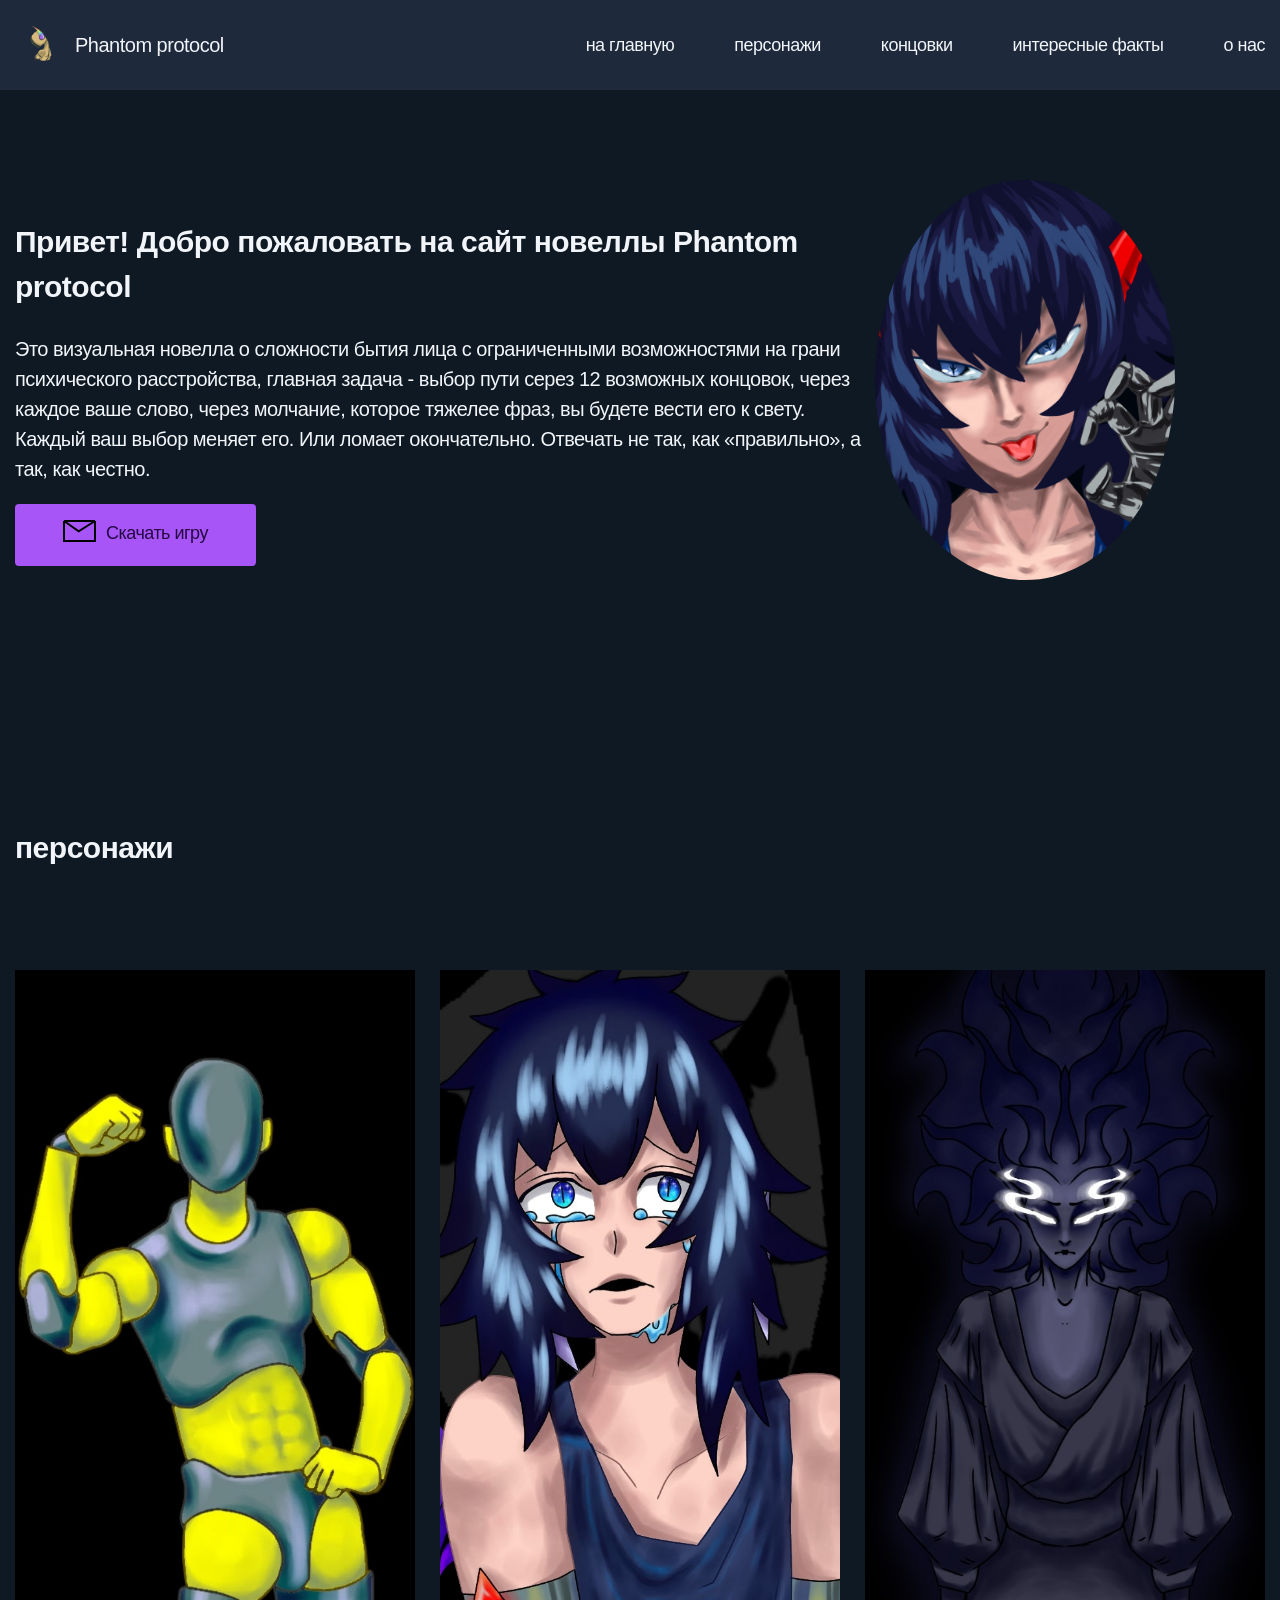
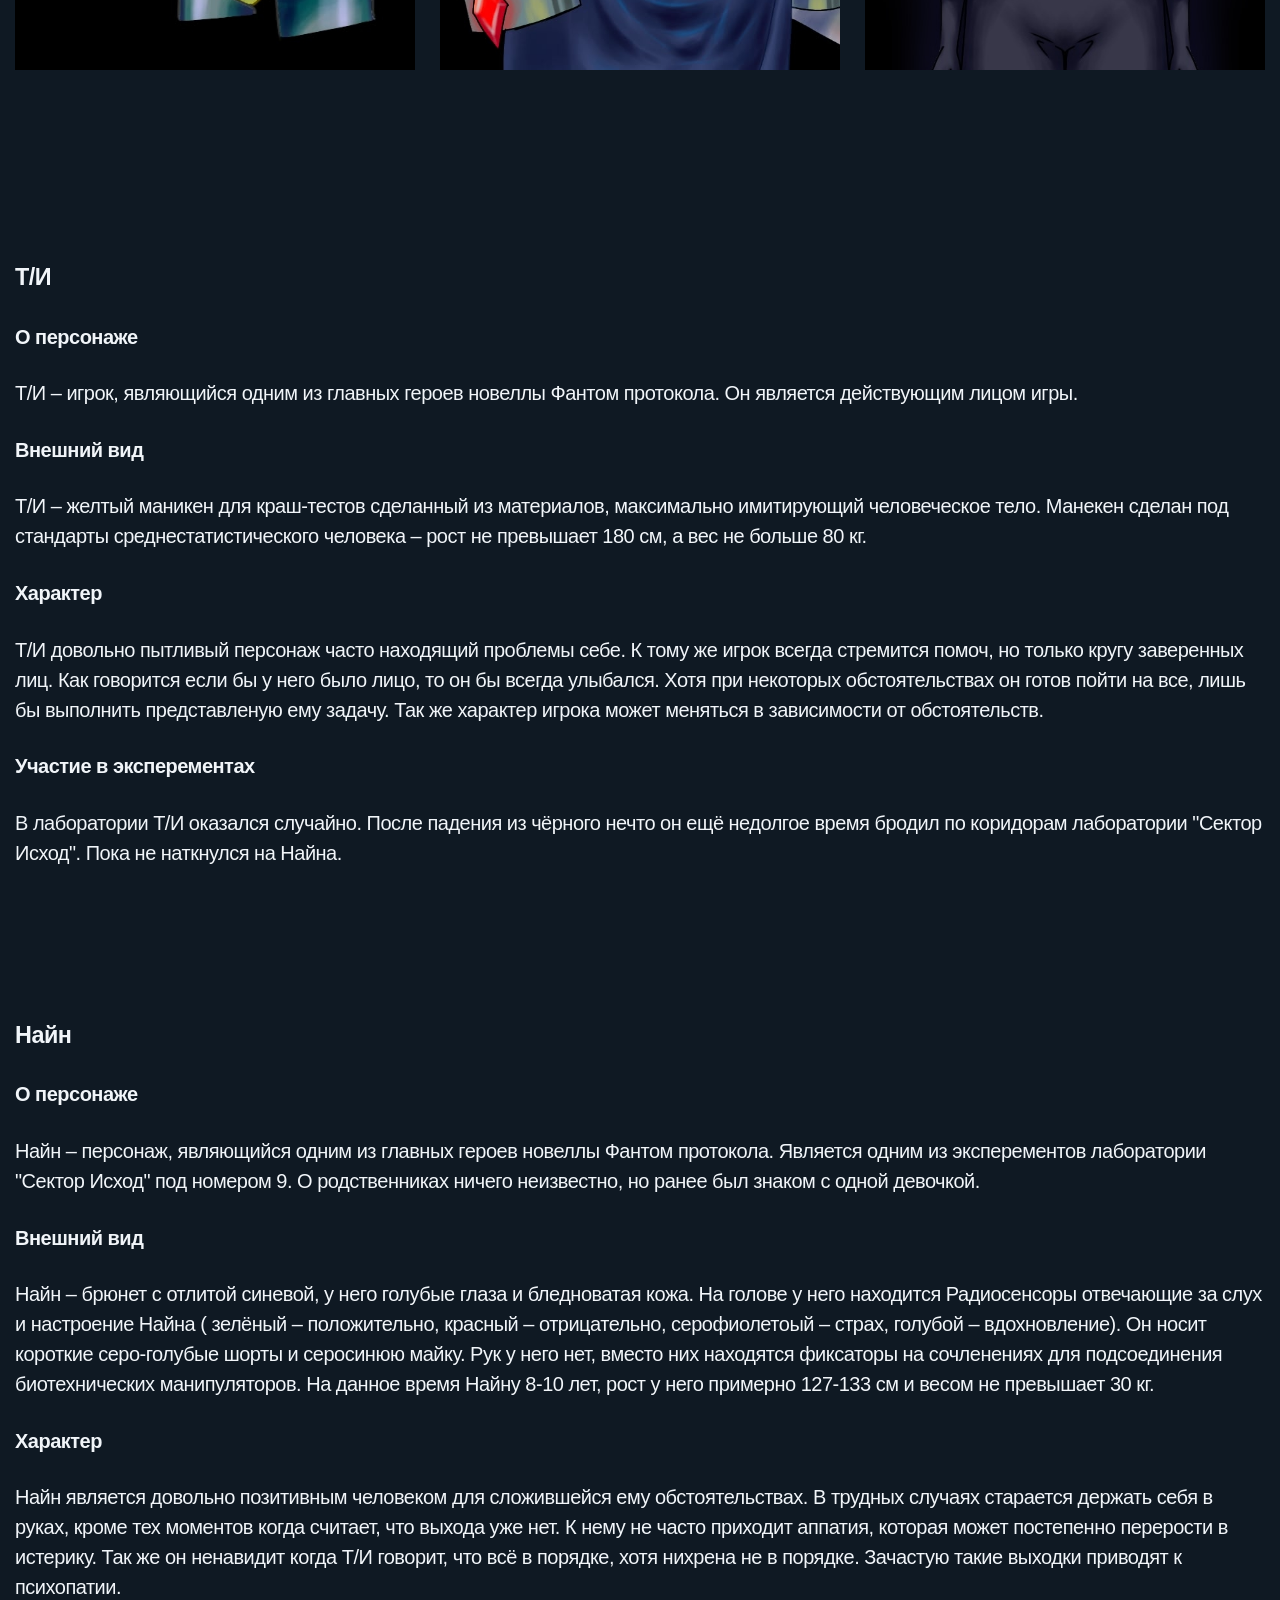
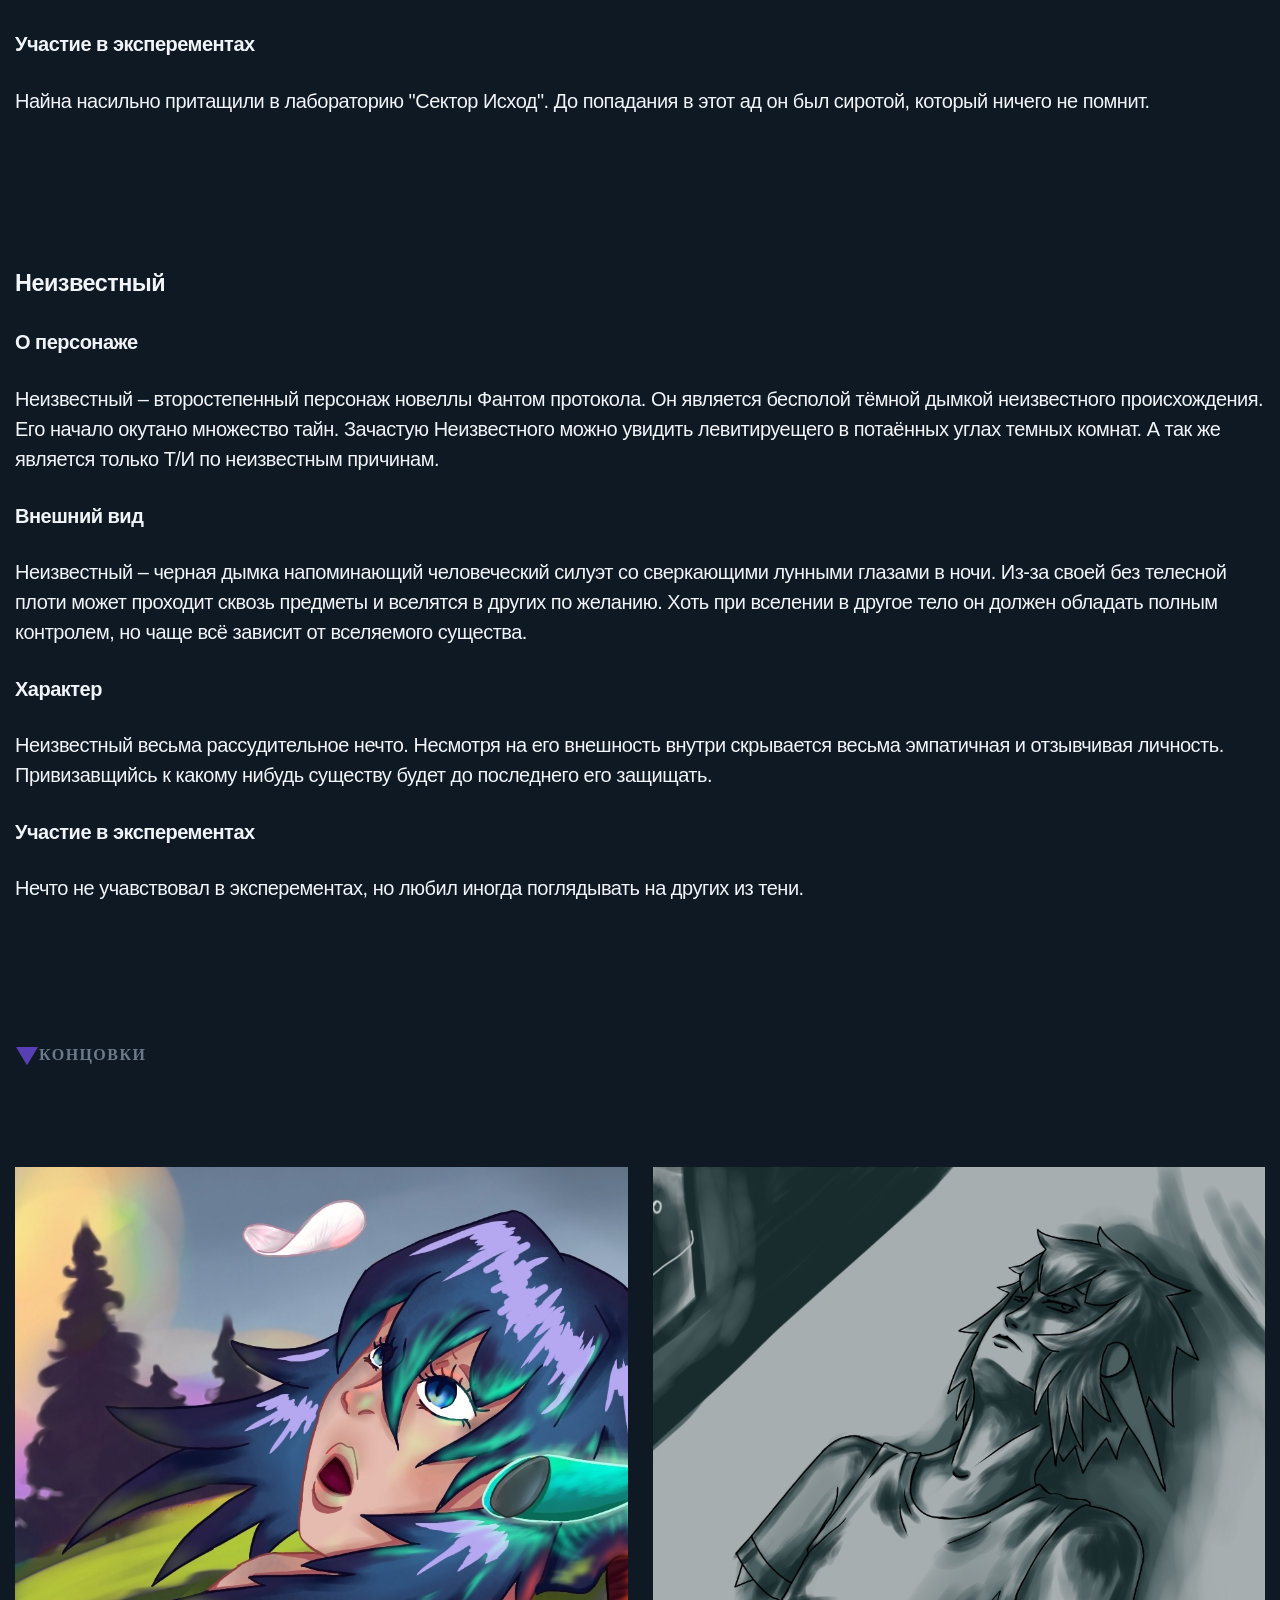
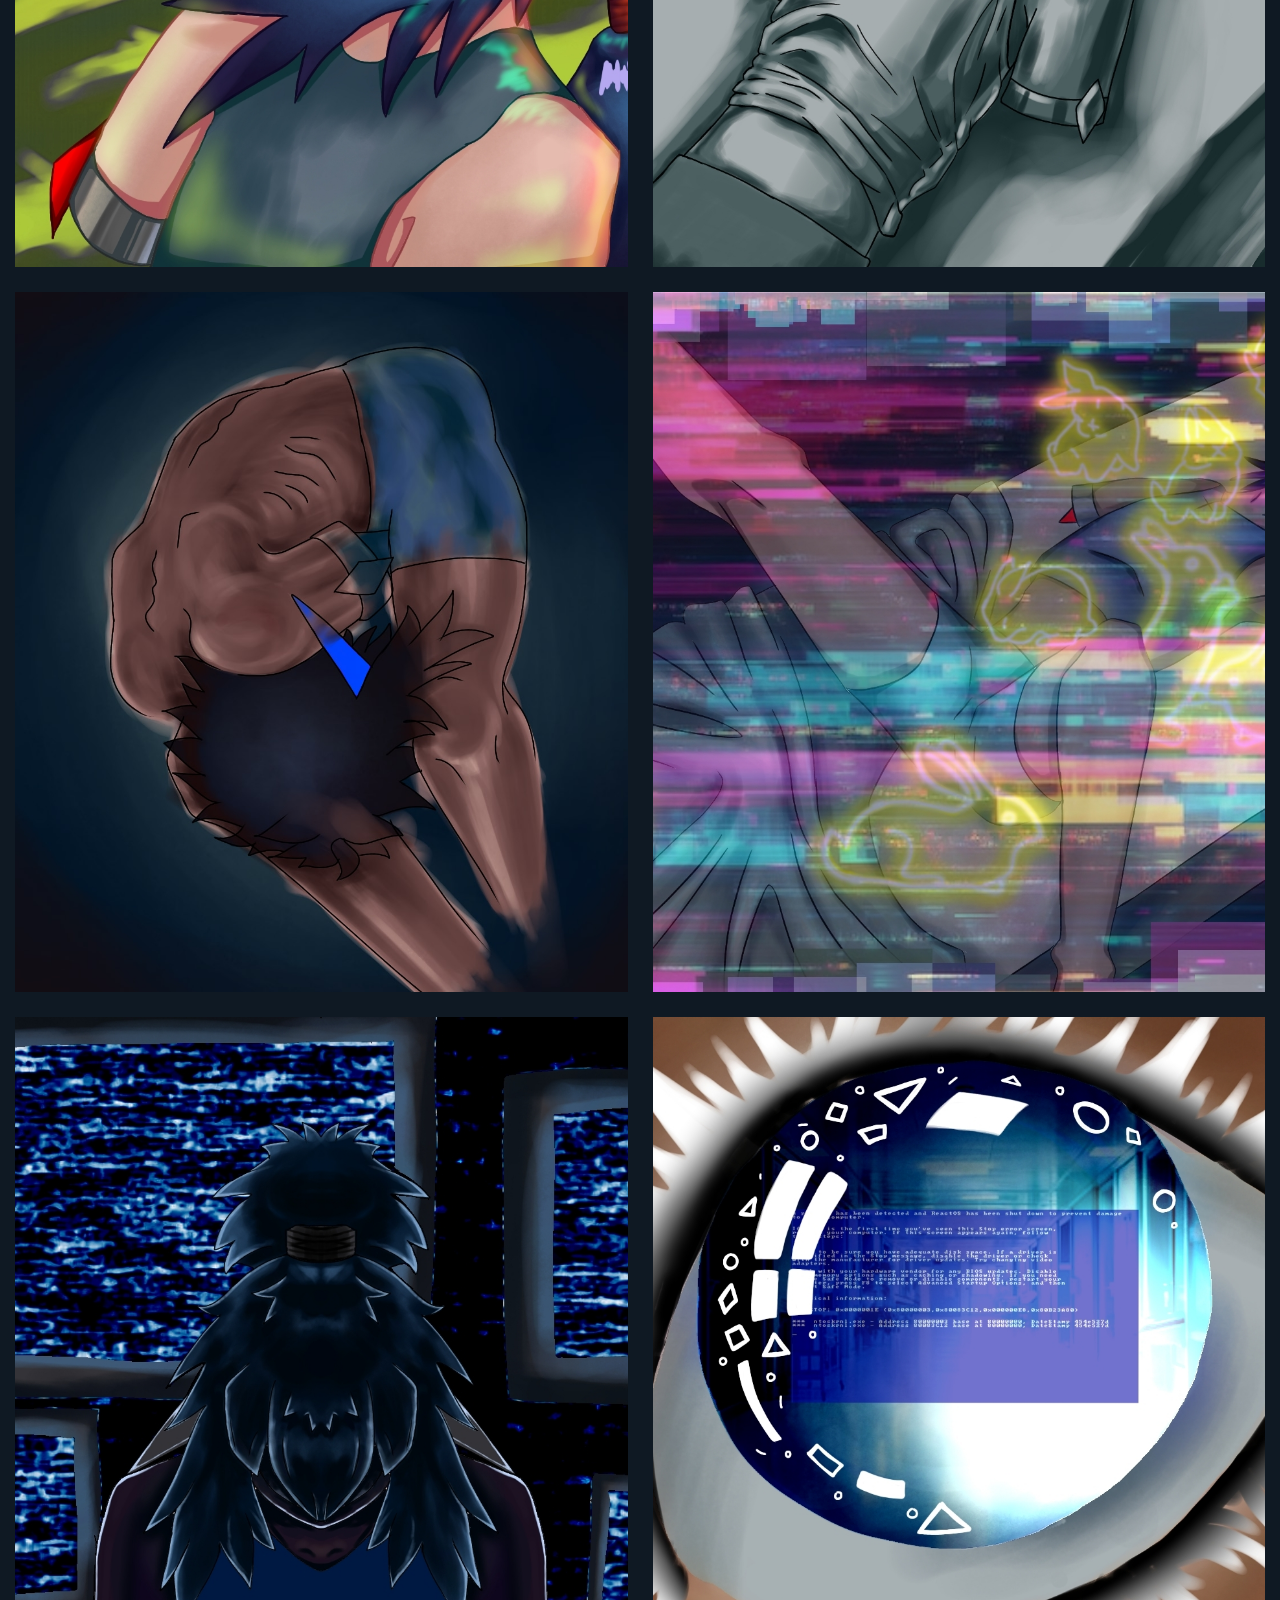
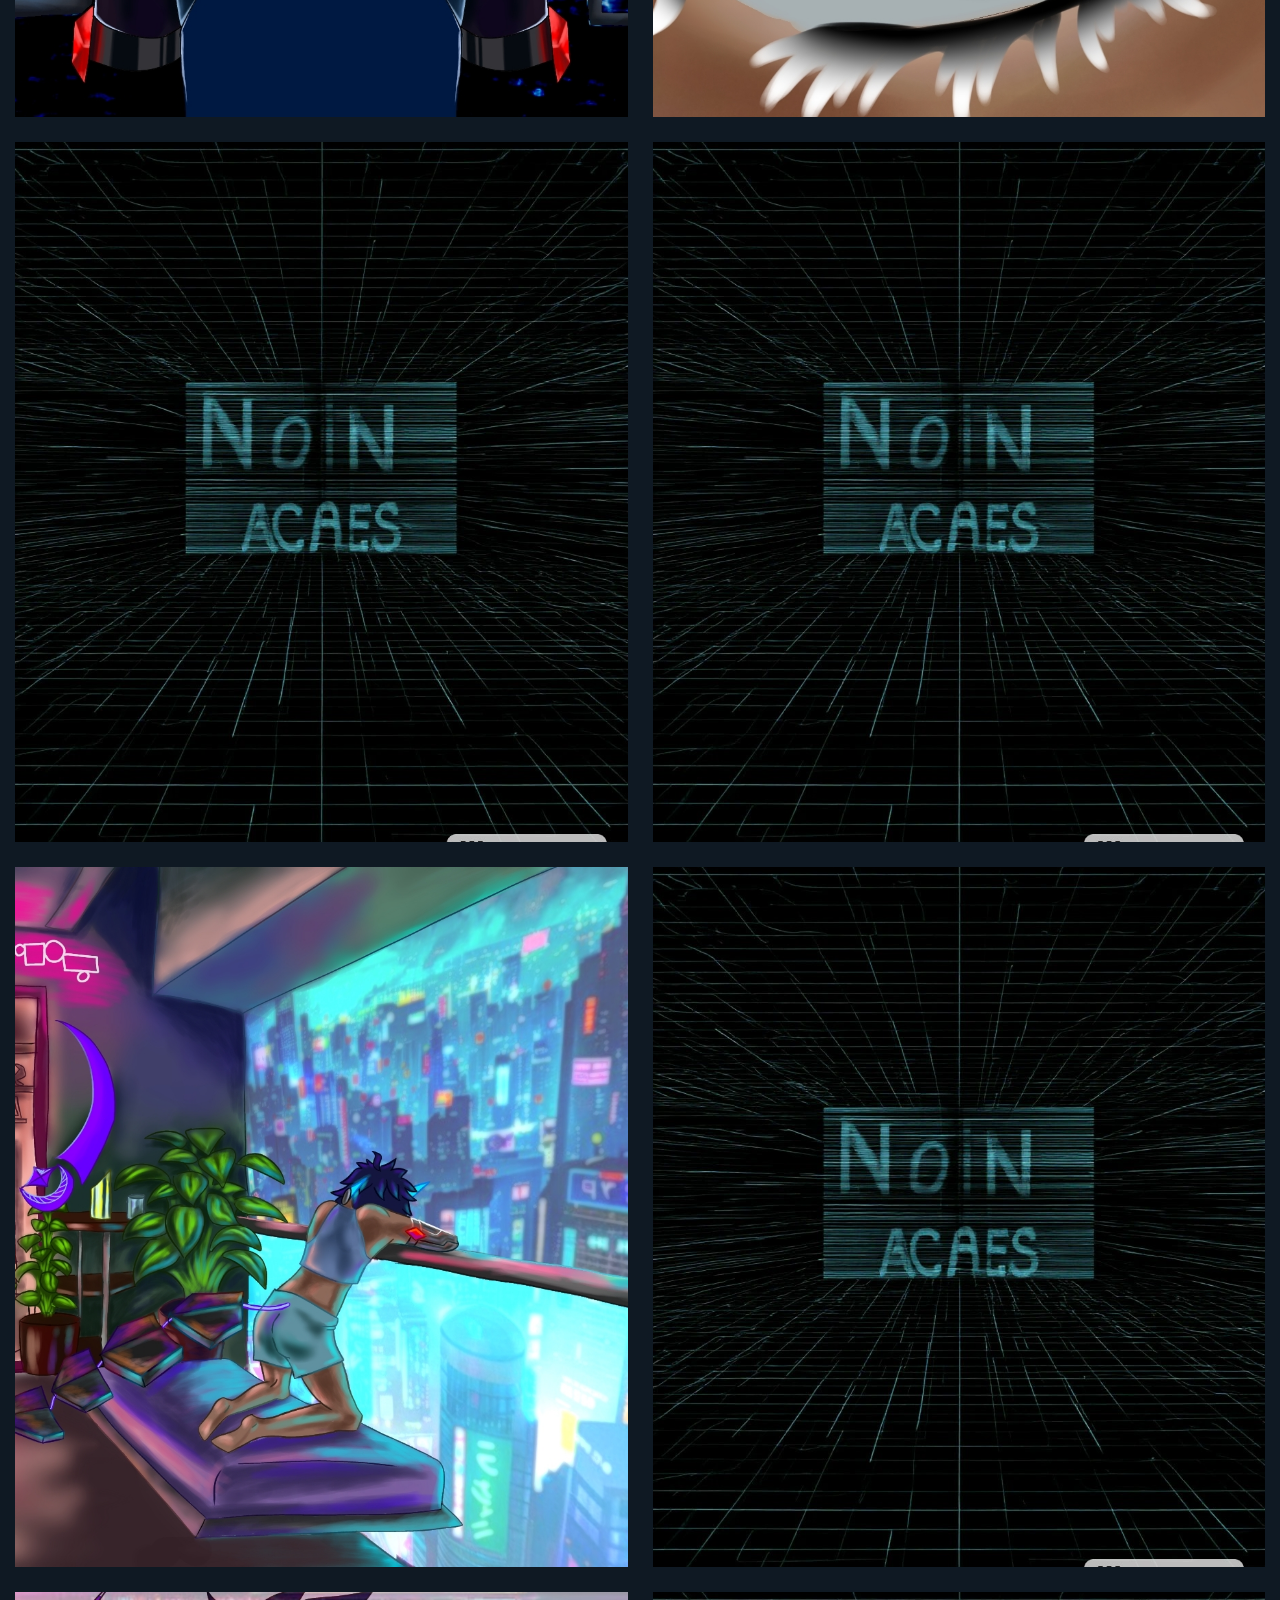
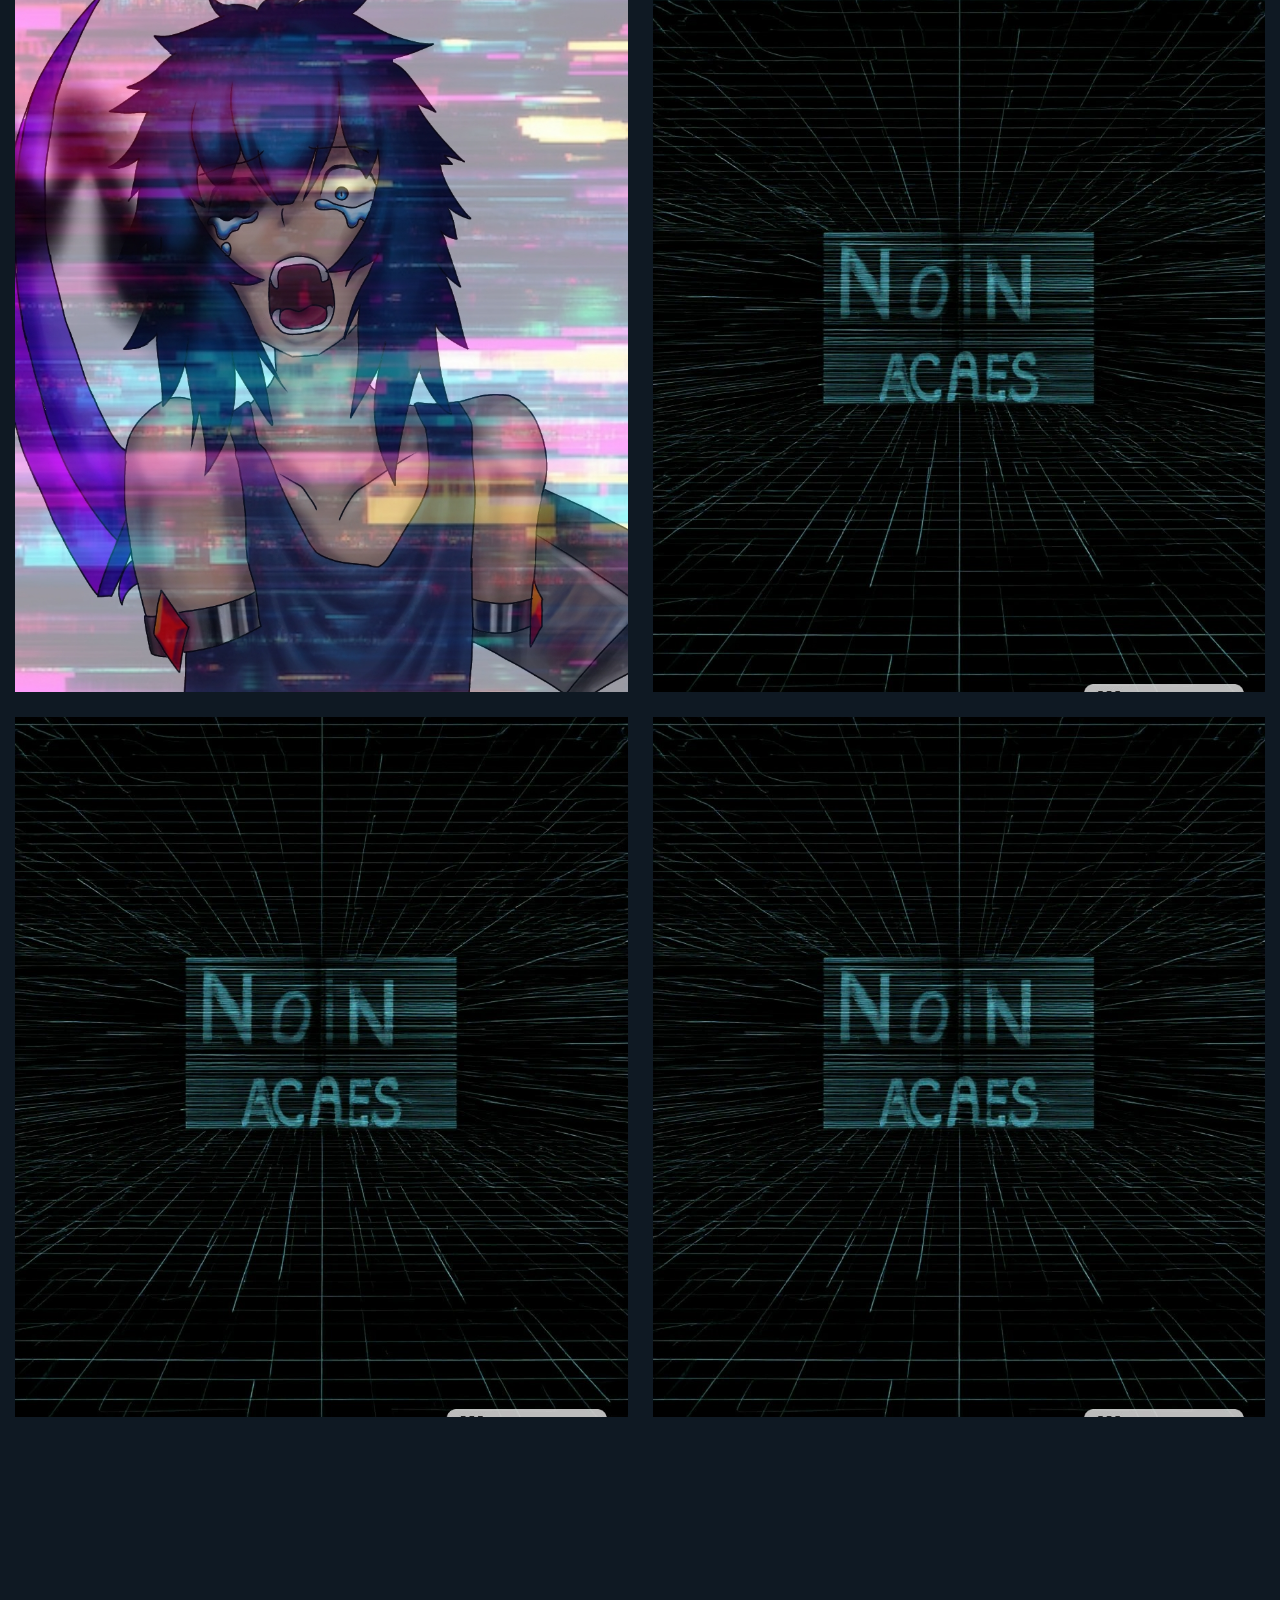
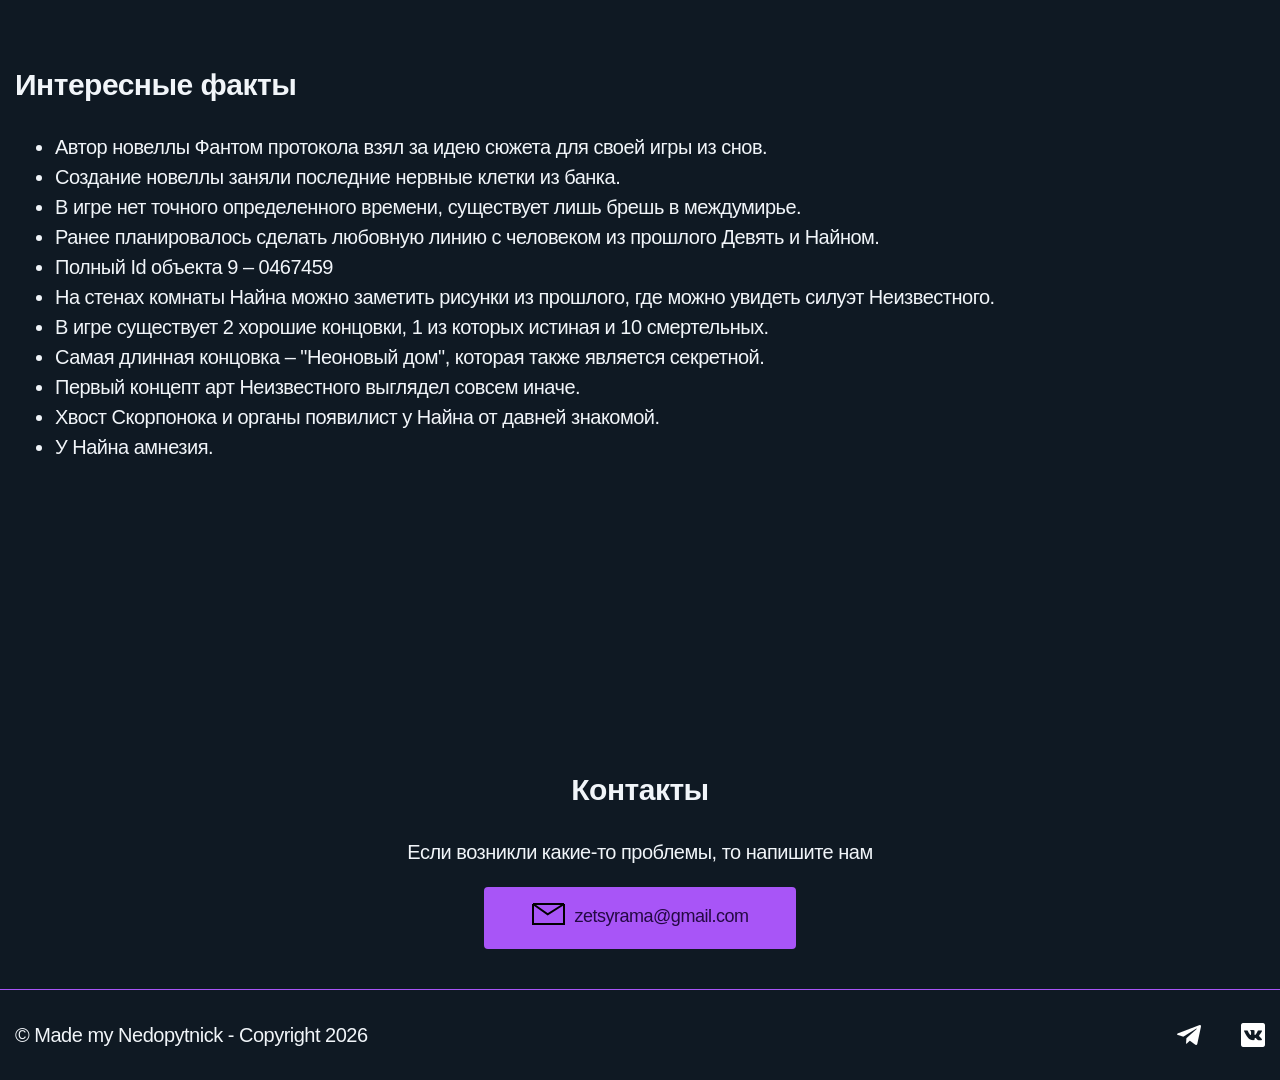
<file: index.html>
<!DOCTYPE html>
<html lang="en">
<head>
    <meta charset="UTF-8">
    <meta name="viewport" content="width=device-width, initial-scale=1, shrink-to-fit = no">
    <!--Подключаем bootstrap локально-->
    <link rel = "stylesheet" href = "style.css">
    <title> Phantom protocol</title>
</head>
<body>
<header class="header">
    
    <div class="container">
        <a href="index.html" class="logo">
            <img src="VCwAAmTRFjMEgyf60c4gLJHyEbuEOxcbfZd6a6lrukRZDFGfLm-no-bg-preview (carve.photos).png" alt="logo" width="50px">
            Phantom protocol
            </a>
            <nav class="header__nav">
            <a href="#welcome" class="header__link">на главную</a>
            <a href="#pers" class="header__link">персонажи</a>
            <a href="#works" class="header__link">концовки</a>
            <a href="#evidence" class="header__link">интересные факты</a>
            <a href="#contact" class="header__link">о нас</a>
        </nav>
        <button class="burger-menu" type="button">
            <img class="burger-menu__icon" src="icons8-гамбургер-меню.svg" alt="007n7">
        </button>
    </div>
</header>
               
<main class="main">
    <div class="rectangle">
    <section class="welcome" id="welcome">
        <div class="container">
            <div class="welcome__desc">
                <h1 class="welcome__titel">Привет! Добро пожаловать на сайт новеллы Phantom protocol</h1>
                <p class="welcome__text">Это визуальная новелла о сложности бытия лица с ограниченными возможностями на грани психического расстройства, главная задача - выбор пути серез 12 возможных концовок, через каждое ваше слово, через молчание, которое тяжелее фраз, вы будете вести его к свету. Каждый ваш выбор меняет его.
 Или ломает окончательно.
 Отвечать не так, как «правильно», а так, как честно.</p>
                <a class="btn welcome__btn" href="PhantomProtocol-046.74.5.9-dists/PhantomProtocol-046.74.5.9-win.zip" download>Скачать игру</a>
                
            </div>
                <img src="найн.jpg" alt="Аватарка" class="welcome__img">
        </div>
    </section>

    <!--<section class="pers" id="pers">
        <div class="container">
           <div class="pop">
             <h2 class="pers__title">персонажи</h2>
            <p class="pers__text">
                Найн

                <ul>
                    <li>dhfgfhhj</li>
                    <li>dhfgfhhj</li>
                </ul>
            </p>
           </div>
        </div>

    </section>-->
    <section class="pers" id="pers">
    <div class="container">
        
        <h2 class="title container__title">персонажи</h2>
        <div class="pers__wrapper">

                <a href="#!" class="work">
                <img class="work__img" src="kein.jpg" alt="Т/И">
                <span class="work__name">Т/И</span>
                </a>

                <a href="#!" class="work">
                <img class="work__img" src="nain.jpg" alt="Найн">
                <span class="work__name">Найн</span>
                </a>

                <a href="#!" class="work">
                <img class="work__img" src="unknown.jpg" alt="Неизвестный">
                <span class="work__name">Нейзвестный</span>
                </a>

            </div>

    </div>
    
    </section>


    <section class="description" id="description">
        <div class="container">
            <h3 class="title description__title">Т/И</h3>
            <h4 class="title description__title">О персонаже</h4>
            <p class="description__text">
              Т/И – игрок, являющийся одним из главных героев новеллы Фантом протокола. Он является действующим лицом игры. 
            </p>

            <h4 class="title description__title">Внешний вид</h4>
            <p class="description__text">
                 Т/И – желтый маникен для краш-тестов сделанный из материалов, максимально имитирующий человеческое тело. Манекен сделан под стандарты среднестатистического человека – рост не превышает 180 см, а вес не больше 80 кг. 
            </p>

            <h4 class="title description__title">Характер</h4>
            <p class="description__text">
                  Т/И довольно пытливый персонаж часто находящий проблемы себе. К тому же игрок всегда стремится помоч, но только кругу заверенных лиц. Как говорится если бы у него было лицо, то он бы всегда улыбался. Хотя при некоторых обстоятельствах он готов пойти на все, лишь бы выполнить представленую ему задачу. Так же характер игрока может меняться в зависимости от обстоятельств. 
            </p>

            <h4 class="title description__title">Участие в эксперементах</h4>
            <p class="description__text">
                 В лаборатории Т/И оказался случайно. После падения из  чёрного нечто он ещё недолгое время бродил по коридорам лаборатории "Сектор Исход". Пока не наткнулся на Найна. 
            </p>
        </div>
    </section>

    <section class="descriptions" id="descriptions">
        <div class="container">
            <h3 class="title descriptions__title">Найн</h3>
            <h4 class="title descriptions__title">О персонаже</h4>
            <p class="descriptions__text">
                 Найн – персонаж, являющийся одним из главных героев новеллы Фантом протокола. Является одним из эксперементов лаборатории "Сектор Исход" под номером 9. О родственниках ничего неизвестно, но ранее был знаком с одной девочкой. 
            </p>

            <h4 class="title descriptions__title">Внешний вид</h4>
            <p class="descriptions__text">
                 Найн – брюнет с отлитой синевой, у него голубые глаза и бледноватая кожа. На голове у него находится Радиосенсоры отвечающие за слух и настроение Найна ( зелёный – положительно, красный – отрицательно, серофиолетоый – страх, голубой – вдохновление). Он носит короткие серо-голубые шорты и серосинюю майку. Рук у него нет, вместо них находятся фиксаторы на сочленениях для подсоединения биотехнических манипуляторов. На данное время Найну 8-10 лет, рост у него примерно 127-133 см и весом не превышает 30 кг. 
            </p>

            <h4 class="title descriptions__title">Характер</h4>
            <p class="descriptions__text">
                Найн является довольно позитивным человеком для сложившейся ему обстоятельствах. В трудных случаях  старается держать себя в руках,  кроме тех моментов когда считает, что выхода уже нет. К нему не часто приходит аппатия, которая может постепенно перерости в истерику. Так же он ненавидит когда Т/И говорит, что всё в порядке, хотя нихрена не в порядке. Зачастую такие выходки приводят к психопатии. 
            </p>

            <h4 class="title descriptions__title">Участие в эксперементах</h4>
            <p class="descriptions__text">
                Найна насильно притащили в лабораторию "Сектор Исход". До попадания в этот ад он был сиротой, который ничего не помнит. 
            </p>
        </div>
    </section>

    <section class="descriptionso" id="descriptionso">
        <div class="container">
            <h3 class="title descriptionso__title">Неизвестный</h3>
            <h4 class="title descriptionso__title">О персонаже</h4>
            <p class="descriptionso__text">
                  Неизвестный – второстепенный персонаж новеллы Фантом протокола. Он является бесполой тёмной дымкой неизвестного происхождения. Его начало окутано множество тайн. Зачастую Неизвестного можно увидить левитируещего в потаённых углах темных комнат. А так же является только Т/И по неизвестным причинам. 
            </p>

            <h4 class="title descriptionso__title">Внешний вид</h4>
            <p class="descriptionso__text">
               Неизвестный – черная дымка напоминающий человеческий силуэт со сверкающими лунными глазами в ночи. Из-за своей без телесной плоти может проходит сквозь предметы и вселятся в других по желанию. Хоть при вселении в другое тело он должен обладать полным контролем, но чаще всё зависит от вселяемого существа. 

            </p>

            <h4 class="title descriptionso__title">Характер</h4>
            <p class="descriptionso__text">
                 Неизвестный весьма рассудительное нечто. Несмотря на его внешность внутри скрывается весьма эмпатичная и отзывчивая личность. Привизавщийсь к какому нибудь существу будет до последнего его защищать. 
            </p>

            <h4 class="title descriptionso__title">Участие в эксперементах</h4>
            <p class="descriptionso__text">
                 Нечто не учавствовал в эксперементах, но любил иногда поглядывать на других из тени.
            </p>
        </div>
    </section>



    
</section>

    <section class="works" id="works">
        <div class="container">
            <button class="works__btn" type="button">
                <img class="works__icon" src="icons8-треугольник-24.png" alt="треугольник"> <!--здесь должна быть кратинка-->
                концовки
                
            </button>
            
            <div class="works__wrapper">

                <a href="яблоня.html" class="work">
                <img class="work__img" src="яблоня.jpg" alt="Яблоня">
                <span class="work__name">Яблоня</span>
                </a>

                <a href="вечный покой.html" class="work">
                <img class="work__img" src="вечный покой.jpg" alt="Вечный покой">
                <span class="work__name">Вечный покой</span>
                </a>

                <a href="ничтожество.html" class="work">
                <img class="work__img" src="ничтожество.jpg" alt="Ничтожество">
                <span class="work__name">Ничтожество</span>
                </a>

                <a href="солнечный зайчик.html" class="work">
                <img class="work__img" src="солнечный зайчик.jpg" alt="Солнечный зайчик">
                <span class="work__name">Солнечный зайчик</span>
                </a>

                <a href="интервью.html" class="work">
                <img class="work__img" src="интервью.jpg" alt="ИНТЕРВЬЮ">
                <span class="work__name">ИНТЕРВЬЮ</span>
                </a>

                <a href="разрыв петли.html" class="work">
                <img class="work__img" src="разрыв петли.jpg" alt="Разрыв петли">
                <span class="work__name">Разрыв петли</span>
                </a>

                <a href="#!" class="work">
                <img class="work__img" src="53ca866061a711f181bf92d7a8f57487.jfif" alt="ПЕРЕЗАПИСЬ">
                <span class="work__name">ПЕРЕЗАПИСЬ</span>
                </a>

                <a href="#!" class="work">
                <img class="work__img" src="53ca866061a711f181bf92d7a8f57487.jfif" alt="БЕГСТВО В ПОЛЕ">
                <span class="work__name">БЕГСТВО В ПОЛЕ</span>
                </a>

                <a href="неоновый дом.html" class="work">
                <img class="work__img" src="неоновый дом.jpg" alt="Неоновый дом">
                <span class="work__name">Неоновый дом</span>
                </a>

                <a href="#!" class="work">
                <img class="work__img" src="53ca866061a711f181bf92d7a8f57487.jfif" alt="Передозировка солнцем">
                <span class="work__name">Передозировка солнцем</span>
                </a>

                <a href="новая аномалия.html" class="work">
                <img class="work__img" src="новая аномалия.jpg" alt="Новая аномалия">
                <span class="work__name">Новая аномалия</span>
                </a>

                <a href="#!" class="work">
                <img class="work__img" src="53ca866061a711f181bf92d7a8f57487.jfif" alt="Белый шум">
                <span class="work__name">Белый шум</span>
                </a>

                <a href="#!" class="work">
                <img class="work__img" src="53ca866061a711f181bf92d7a8f57487.jfif" alt="Жертва протокола">
                <span class="work__name">Жертва протокола</span>
                </a>

                <a href="#!" class="work">
                <img class="work__img" src="53ca866061a711f181bf92d7a8f57487.jfif" alt="Подорок зеркала">
                <span class="work__name">Подорок зеркала</span>
                </a>
            </div>
        </div>
    </section>


    <section class="evidence" id="evidence">
        <div class="container">
            <h2 class="title evidence__title">Интересные факты</h2>
            <p class="evidence__text"> 
                <ul>
                    <li>
                        Автор новеллы Фантом протокола взял за идею сюжета для своей игры из снов. 
                    </li>
                    <li>
                        Создание новеллы заняли последние нервные клетки из банка. 
                    </li>
                    <li>
                        В игре нет точного определенного времени, существует лишь брешь в междумирье. 
                    </li>
                    <li>
                        Ранее планировалось сделать любовную линию с человеком из прошлого Девять и Найном. 
                    </li>
                    <li>
                        Полный Id объекта 9 – 0467459
                    </li>
                    <li>
                        На стенах комнаты Найна можно заметить рисунки из прошлого, где можно увидеть силуэт Неизвестного. 
                    </li>
                    <li>
                        В игре существует 2 хорошие концовки, 1 из которых истиная и 10 смертельных. 
                    </li>
                    <li>
                        Самая длинная концовка – "Неоновый дом", которая также является секретной. 
                    </li>
                    <li>
                        Первый концепт арт Неизвестного выглядел совсем иначе. 
                    </li>
                    <li>
                        Хвост Скорпонока и органы появилист у Найна от давней знакомой. 
                    </li>
                    <li>
                        У Найна амнезия.
                    </li>
                </ul>
            </p>
        </div>
    </section>



<section class="contact" id="contact">
    <div class="container">
        <h2 class="title container__title">Контакты</h2>
        <p class="contact__text">Если возникли какие-то проблемы, то напишите нам</p>
        <a class="btn contact__btn" href="mailto:zetsyrama@gmail.com">zetsyrama@gmail.com</a>
    </div>
</section>
</div>


</main>


<footer class="footer">
    <div class="container">
        <p class="footer__cope">© Made my <span>Nedopytnick</span> - Copyright 2026</p>
        <div class="socials">
            <!--<a href="https://www.tiktok.com/@nedopytnick58754?_r=1&_t=ZS-94XPyBG8RVw" target="_blank" class="socials__link">
                <img class="socials__img" src="icons8-тикток-24.png" alt="tik tok">
            </a>-->

            <a href="https://t.me/+ZMhWPGJfwn45MTEy" target="_blank" class="socials__link">
                <img class="socials__img" src="icons8-телеграмма-24.png" alt="telegram">
            </a>

            <a href="https://vk.com/id369148834" target="_blank" class="socials__link">
                <img class="socials__img" src="icons8-вконтакте-24.png" alt="vk">
            </a>
            
        </div>
    </div>
</footer>

<script src="script.js"></script>

</body>
</html>
</file>
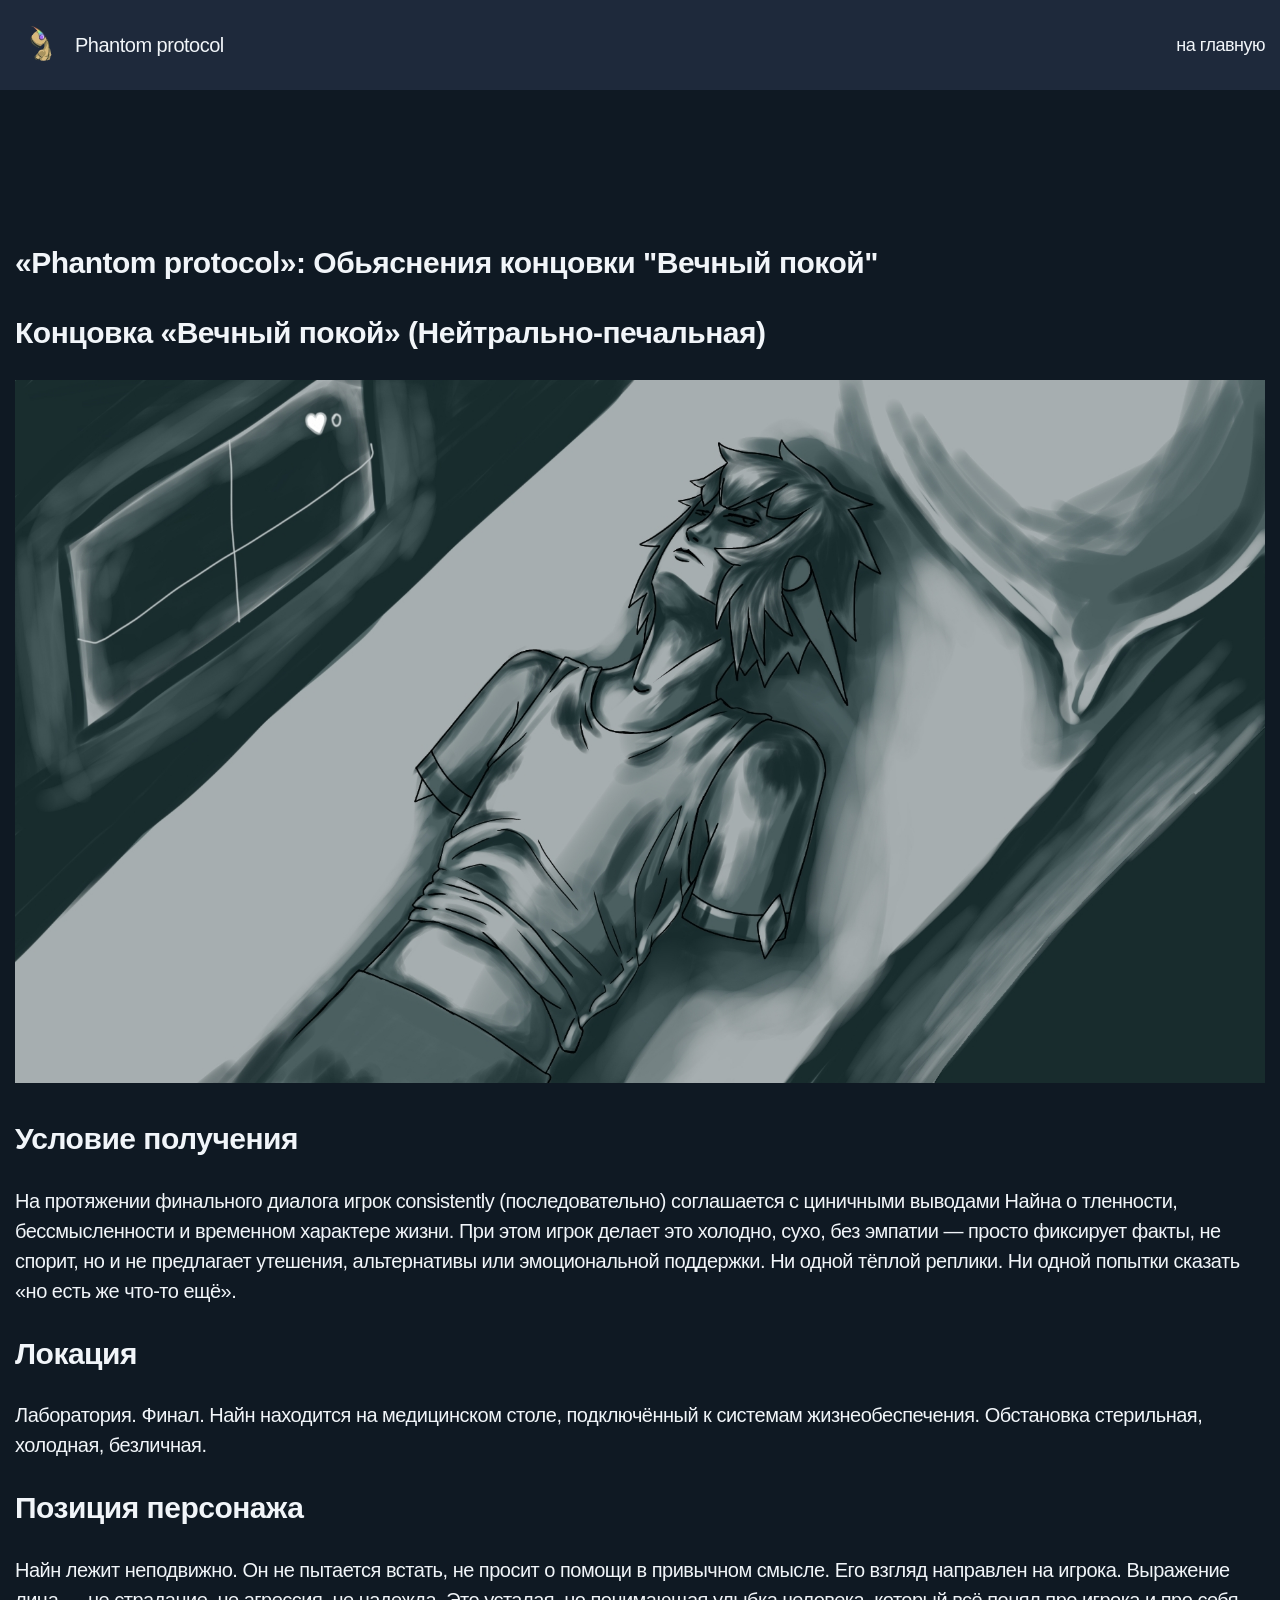
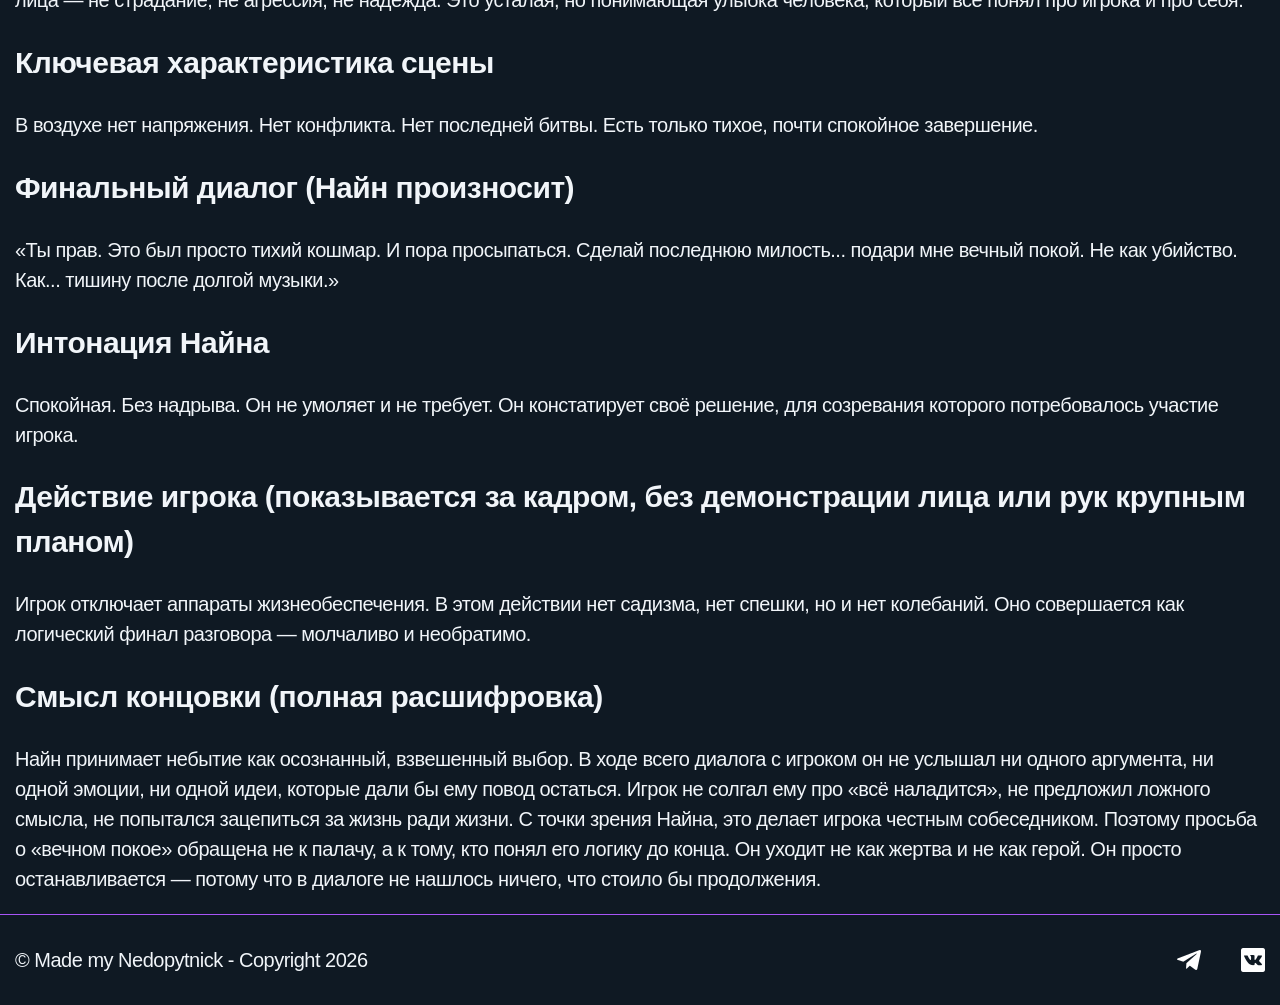
<file: вечный покой.html>
<!DOCTYPE html>
<html lang="en">
<head>
    <meta charset="UTF-8">
    <meta name="viewport" content="width=device-width, initial-scale=1, shrink-to-fit = no">
    <!--Подключаем bootstrap локально-->
    <link rel = "stylesheet" href = "style.css">
    <title> Phantom protocol</title>
</head>
<body>
<header class="header">
    
    <div class="container">
        <a href="index.html" class="logo">
            <img src="VCwAAmTRFjMEgyf60c4gLJHyEbuEOxcbfZd6a6lrukRZDFGfLm-no-bg-preview (carve.photos).png" alt="logo" width="50px">
            Phantom protocol
            </a>
            <nav class="header__nav">
            <a href="index.html"class="header__link">на главную</a>
        </nav>
        <button class="burger-menu" type="button">
            <img class="burger-menu__icon" src="icons8-гамбургер-меню.svg" alt="007n7">
        </button>
    </div>
</header>
               
<main class="main">
    

    <section class="descriptions">
        <div class="container">
            <h1 class="title descriptions__title">«Phantom protocol»: Обьяснения концовки "Вечный покой"</h1>
            <h2 class="title descriptions__title">Концовка «Вечный покой» (Нейтрально-печальная)</h2>
            <img class="TFP__img" src="вечный покой.jpg" alt="вечный покой">
             <!--<h3 class="title descriptions__title">Кто такой Найн, как выжили Т/И и Неизвестный, что за организация G.I. Joe и чего ожидать в продолжении.</h3>-->
            
            <h2 class="title descriptions__title">Условие получения</h2>
            <p class="descriptions__text">
               На протяжении финального диалога игрок consistently (последовательно) соглашается с циничными выводами Найна о тленности, бессмысленности и временном характере жизни. При этом игрок делает это холодно, сухо, без эмпатии — просто фиксирует факты, не спорит, но и не предлагает утешения, альтернативы или эмоциональной поддержки. Ни одной тёплой реплики. Ни одной попытки сказать «но есть же что-то ещё».
            </p>
            <h2 class="title descriptions__title">Локация</h2>
            <p class="descriptions__text">
             Лаборатория. Финал. Найн находится на медицинском столе, подключённый к системам жизнеобеспечения. Обстановка стерильная, холодная, безличная.
            </p>
            <h2 class="title descriptions__title">Позиция персонажа</h2>
            <p class="descriptions__text">
             Найн лежит неподвижно. Он не пытается встать, не просит о помощи в привычном смысле. Его взгляд направлен на игрока. Выражение лица — не страдание, не агрессия, не надежда. Это усталая, но понимающая улыбка человека, который всё понял про игрока и про себя.
            </p>
            <h2 class="title descriptions__title">Ключевая характеристика сцены</h2>
            <p class="descriptions__text">
               В воздухе нет напряжения. Нет конфликта. Нет последней битвы. Есть только тихое, почти спокойное завершение.
            </p>
            <h2 class="title descriptions__title">Финальный диалог (Найн произносит)</h2>
            <p class="descriptions__text">
             «Ты прав. Это был просто тихий кошмар. И пора просыпаться. Сделай последнюю милость... подари мне вечный покой. Не как убийство. Как... тишину после долгой музыки.»
            </p>
            <h2 class="title descriptions__title">Интонация Найна</h2>
            <p class="descriptions__text">
            Спокойная. Без надрыва. Он не умоляет и не требует. Он констатирует своё решение, для созревания которого потребовалось участие игрока.
            </p> 
            <h2 class="title descriptions__title">Действие игрока (показывается за кадром, без демонстрации лица или рук крупным планом)</h2>
            <p class="descriptions__text">
                Игрок отключает аппараты жизнеобеспечения. В этом действии нет садизма, нет спешки, но и нет колебаний. Оно совершается как логический финал разговора — молчаливо и необратимо.
            </p>
            </p> 
            
            </p> 
            <h2 class="title descriptions__title">Смысл концовки (полная расшифровка)</h2>
            <p class="descriptions__text">
            Найн принимает небытие как осознанный, взвешенный выбор. В ходе всего диалога с игроком он не услышал ни одного аргумента, ни одной эмоции, ни одной идеи, которые дали бы ему повод остаться. Игрок не солгал ему про «всё наладится», не предложил ложного смысла, не попытался зацепиться за жизнь ради жизни. С точки зрения Найна, это делает игрока честным собеседником. Поэтому просьба о «вечном покое» обращена не к палачу, а к тому, кто понял его логику до конца. Он уходит не как жертва и не как герой. Он просто останавливается — потому что в диалоге не нашлось ничего, что стоило бы продолжения.
            </p>
        </div>
    </section>

</main>


<footer class="footer">
    <div class="container">
        <p class="footer__cope">© Made my <span>Nedopytnick</span> - Copyright 2026</p>
        <div class="socials">
            <!--<a href="https://www.tiktok.com/@nedopytnick58754?_r=1&_t=ZS-94XPyBG8RVw" target="_blank" class="socials__link">
                <img class="socials__img" src="icons8-тикток-24.png" alt="tik tok">
            </a>-->

            <a href="https://t.me/+ZMhWPGJfwn45MTEy" target="_blank" class="socials__link">
                <img class="socials__img" src="icons8-телеграмма-24.png" alt="telegram">
            </a>

            <a href="https://vk.com/id369148834" target="_blank" class="socials__link">
                <img class="socials__img" src="icons8-вконтакте-24.png" alt="vk">
            </a>
            
        </div>
    </div>
</footer>

<script src="script.js"></script>

</body>
</html>
</file>
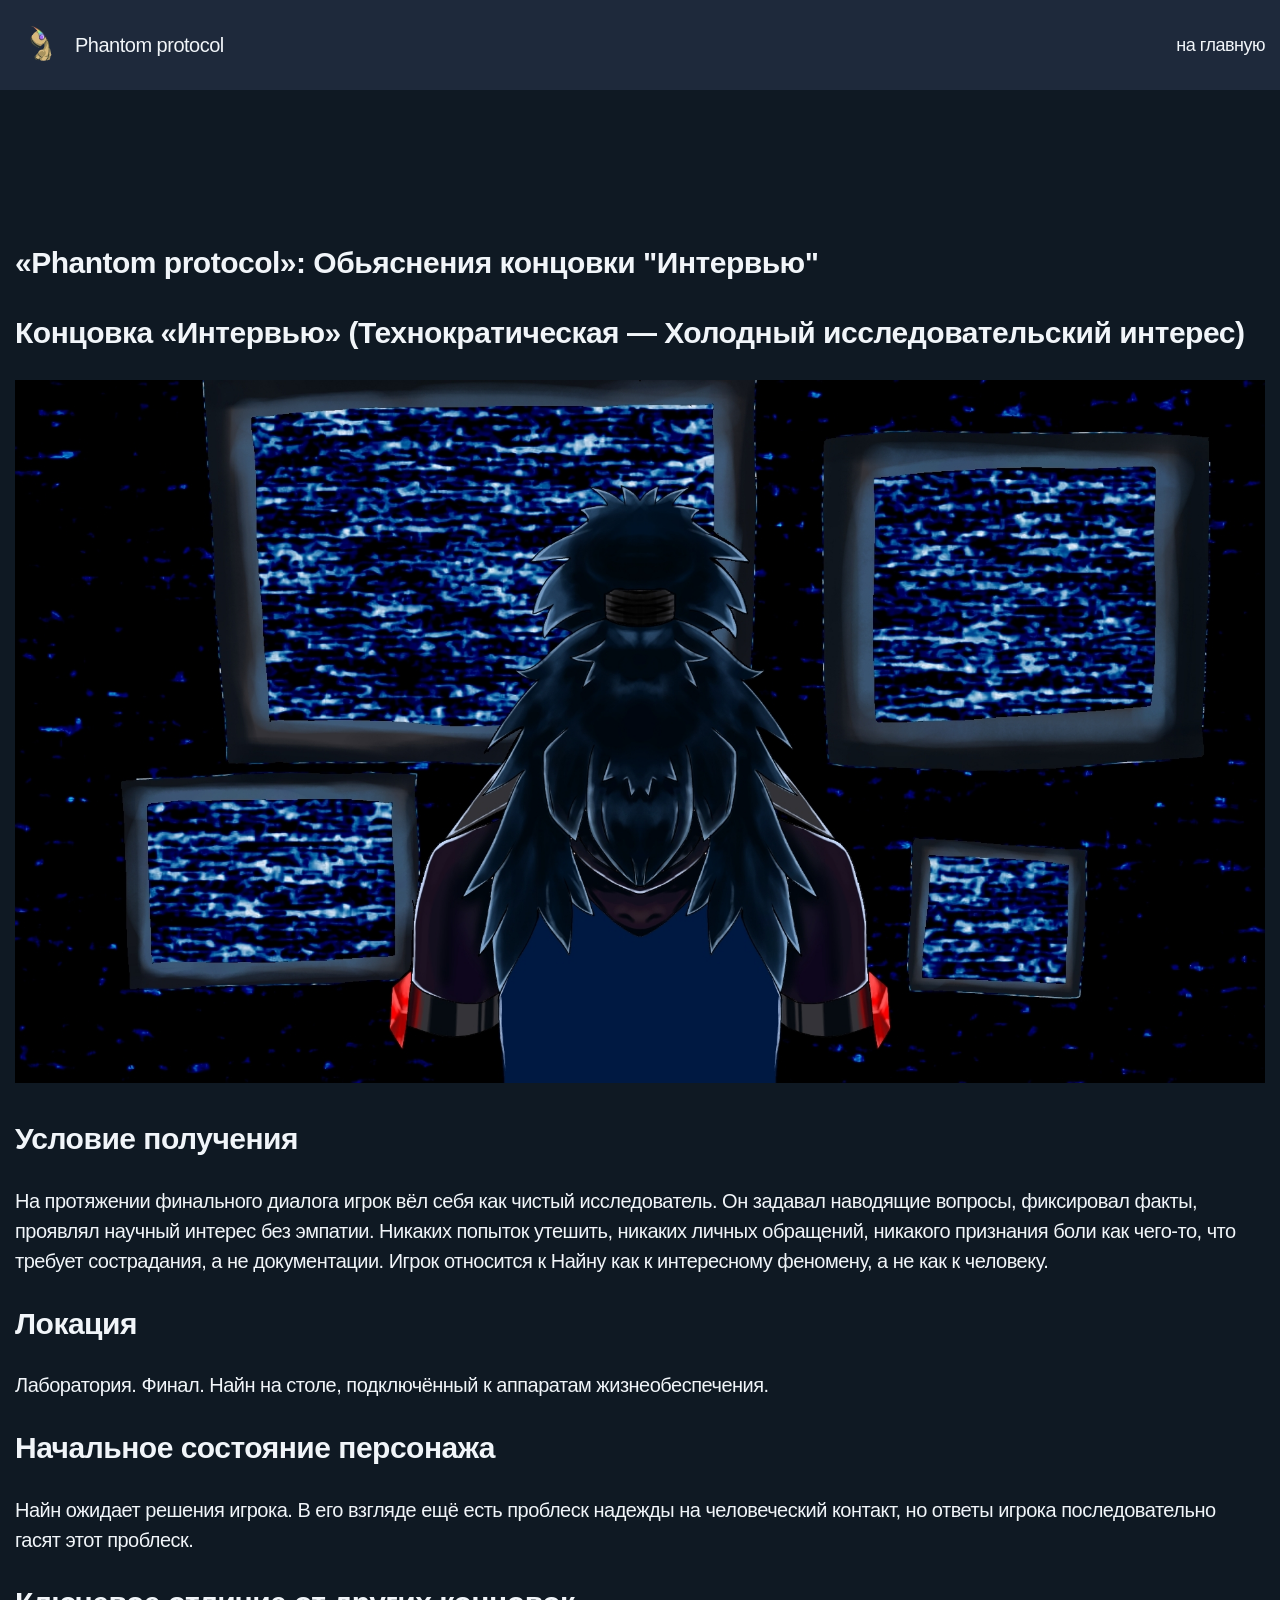
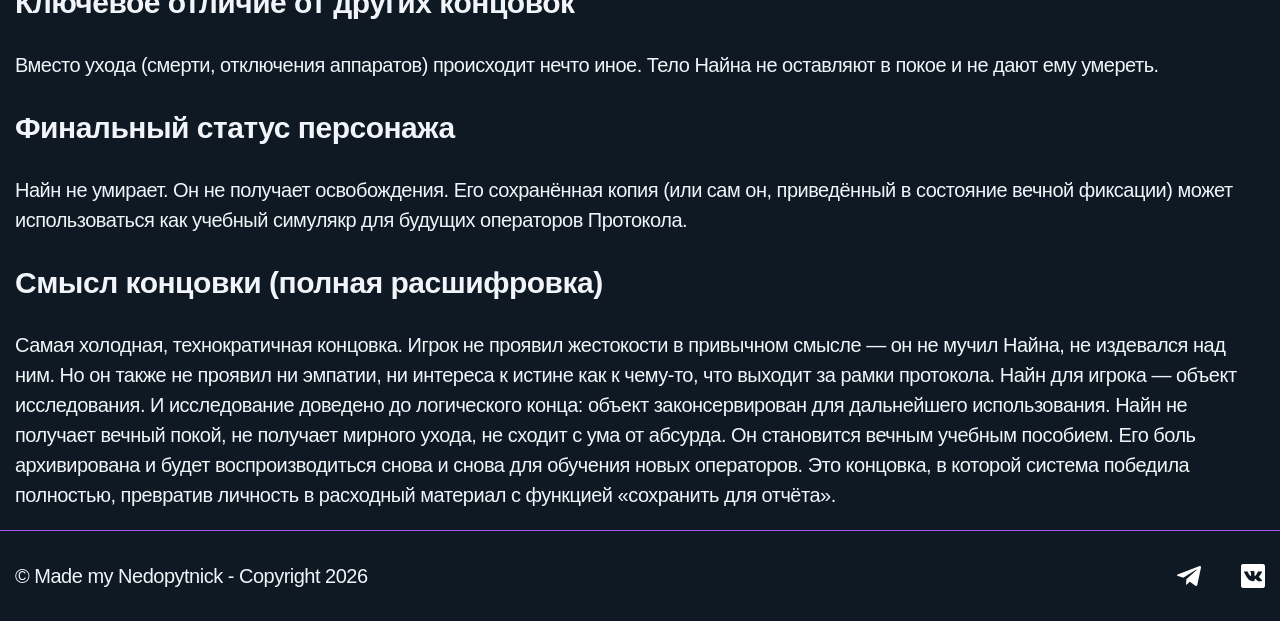
<file: интервью.html>
<!DOCTYPE html>
<html lang="en">
<head>
    <meta charset="UTF-8">
    <meta name="viewport" content="width=device-width, initial-scale=1, shrink-to-fit = no">
    <!--Подключаем bootstrap локально-->
    <link rel = "stylesheet" href = "style.css">
    <title> Phantom protocol</title>
</head>
<body>
<header class="header">
    
    <div class="container">
        <a href="index.html" class="logo">
            <img src="VCwAAmTRFjMEgyf60c4gLJHyEbuEOxcbfZd6a6lrukRZDFGfLm-no-bg-preview (carve.photos).png" alt="logo" width="50px">
            Phantom protocol
            </a>
            <nav class="header__nav">
            <a href="index.html"class="header__link">на главную</a>
        </nav>
        <button class="burger-menu" type="button">
            <img class="burger-menu__icon" src="icons8-гамбургер-меню.svg" alt="007n7">
        </button>
    </div>
</header>
               
<main class="main">
    

    <section class="descriptions">
        <div class="container">
            <h1 class="title descriptions__title">«Phantom protocol»: Обьяснения концовки "Интервью"</h1>
            <h2 class="title descriptions__title">Концовка «Интервью» (Технократическая — Холодный исследовательский интерес)</h2>
            <img class="TFP__img" src="интервью.jpg" alt="Интервью">
             <!--<h3 class="title descriptions__title">Кто такой Найн, как выжили Т/И и Неизвестный, что за организация G.I. Joe и чего ожидать в продолжении.</h3>-->
            
            <h2 class="title descriptions__title">Условие получения</h2>
            <p class="descriptions__text">
               На протяжении финального диалога игрок вёл себя как чистый исследователь. Он задавал наводящие вопросы, фиксировал факты, проявлял научный интерес без эмпатии. Никаких попыток утешить, никаких личных обращений, никакого признания боли как чего-то, что требует сострадания, а не документации. Игрок относится к Найну как к интересному феномену, а не как к человеку.
            </p>
            <h2 class="title descriptions__title">Локация</h2>
            <p class="descriptions__text">
             Лаборатория. Финал. Найн на столе, подключённый к аппаратам жизнеобеспечения.
            </p>
            <h2 class="title descriptions__title">Начальное состояние персонажа</h2>
            <p class="descriptions__text">
             Найн ожидает решения игрока. В его взгляде ещё есть проблеск надежды на человеческий контакт, но ответы игрока последовательно гасят этот проблеск.
            </p>
            <h2 class="title descriptions__title">Ключевое отличие от других концовок</h2>
            <p class="descriptions__text">
               Вместо ухода (смерти, отключения аппаратов) происходит нечто иное. Тело Найна не оставляют в покое и не дают ему умереть.
            </p>
            <h2 class="title descriptions__title">Финальный статус персонажа</h2>
            <p class="descriptions__text">
             Найн не умирает. Он не получает освобождения. Его сохранённая копия (или сам он, приведённый в состояние вечной фиксации) может использоваться как учебный симулякр для будущих операторов Протокола.
            </p>
           
            
            </p> 
            <h2 class="title descriptions__title">Смысл концовки (полная расшифровка)</h2>
            <p class="descriptions__text">
              Самая холодная, технократичная концовка. Игрок не проявил жестокости в привычном смысле — он не мучил Найна, не издевался над ним. Но он также не проявил ни эмпатии, ни интереса к истине как к чему-то, что выходит за рамки протокола. Найн для игрока — объект исследования. И исследование доведено до логического конца: объект законсервирован для дальнейшего использования. Найн не получает вечный покой, не получает мирного ухода, не сходит с ума от абсурда. Он становится вечным учебным пособием. Его боль архивирована и будет воспроизводиться снова и снова для обучения новых операторов. Это концовка, в которой система победила полностью, превратив личность в расходный материал с функцией «сохранить для отчёта».
            </p>
        </div>
    </section>

</main>


<footer class="footer">
    <div class="container">
        <p class="footer__cope">© Made my <span>Nedopytnick</span> - Copyright 2026</p>
        <div class="socials">
            <!--<a href="https://www.tiktok.com/@nedopytnick58754?_r=1&_t=ZS-94XPyBG8RVw" target="_blank" class="socials__link">
                <img class="socials__img" src="icons8-тикток-24.png" alt="tik tok">
            </a>-->

            <a href="https://t.me/+ZMhWPGJfwn45MTEy" target="_blank" class="socials__link">
                <img class="socials__img" src="icons8-телеграмма-24.png" alt="telegram">
            </a>

            <a href="https://vk.com/id369148834" target="_blank" class="socials__link">
                <img class="socials__img" src="icons8-вконтакте-24.png" alt="vk">
            </a>
            
        </div>
    </div>
</footer>

<script src="script.js"></script>

</body>
</html>
</file>
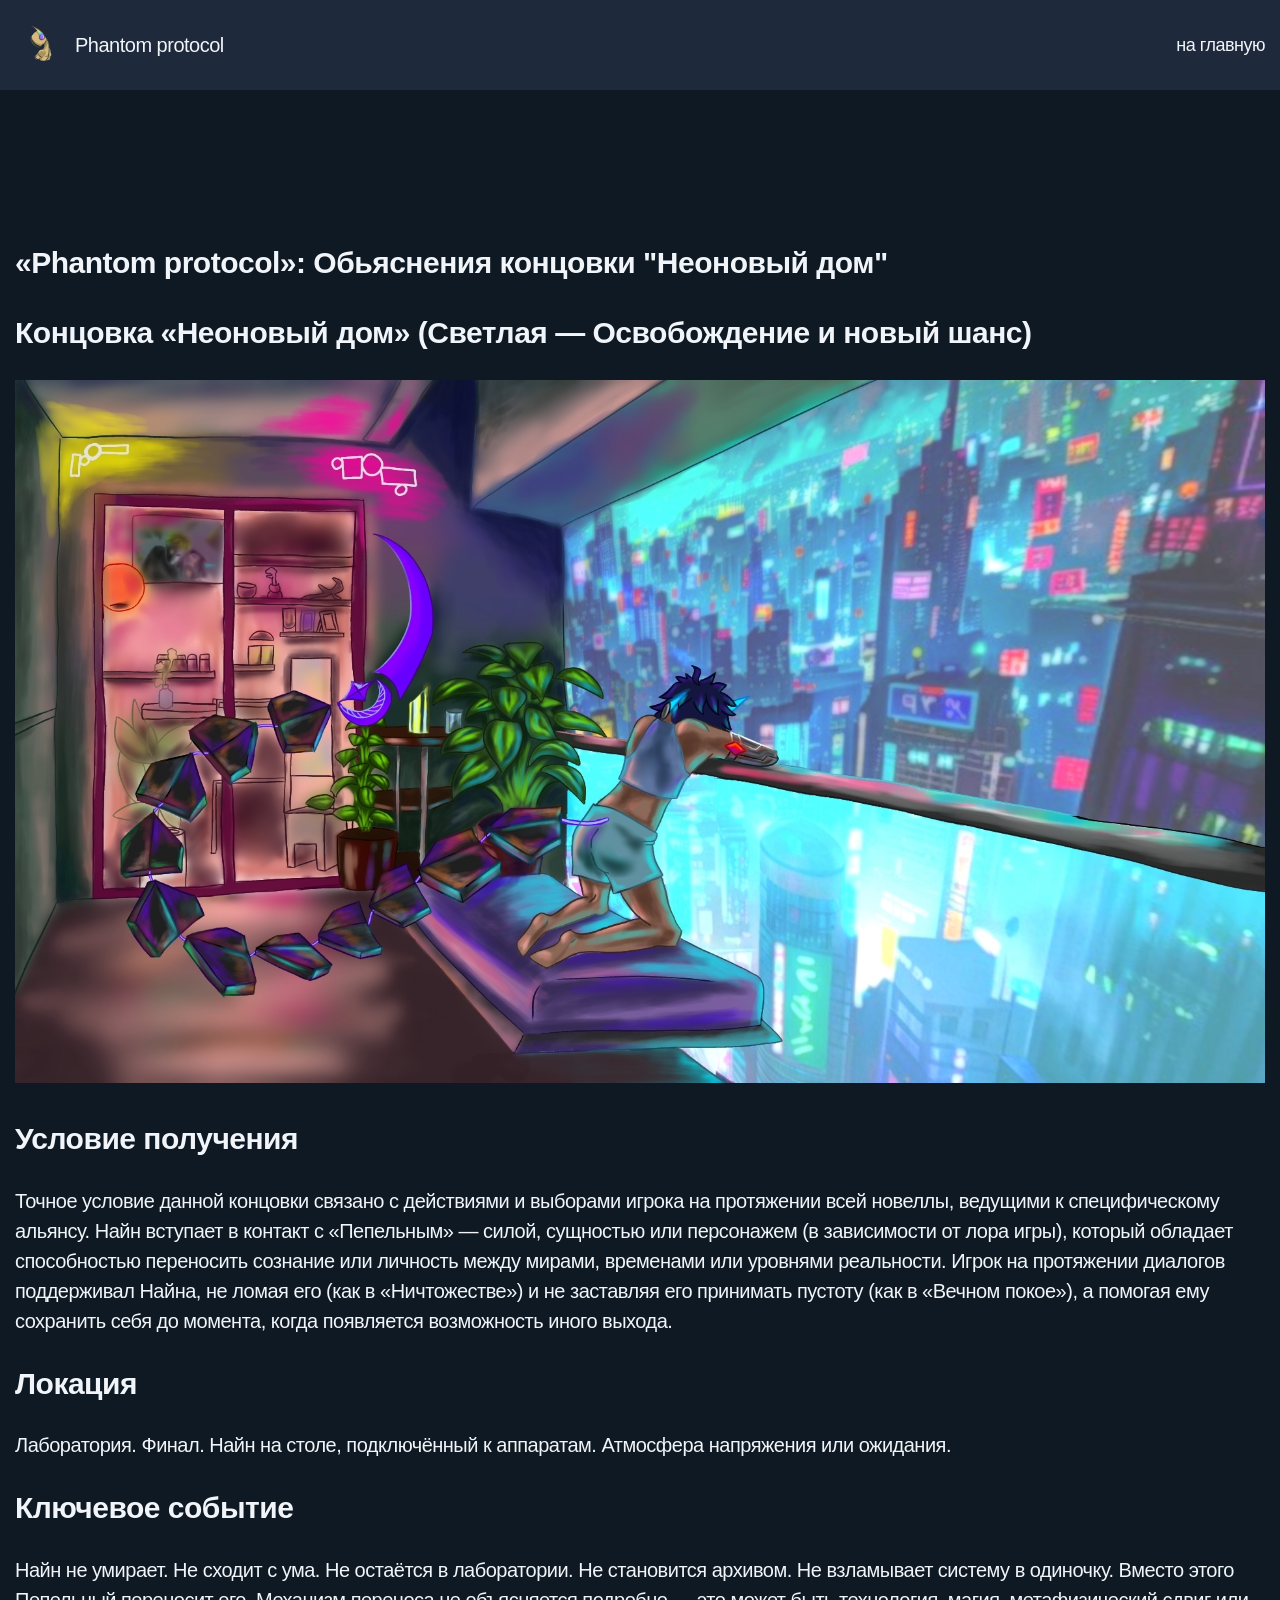
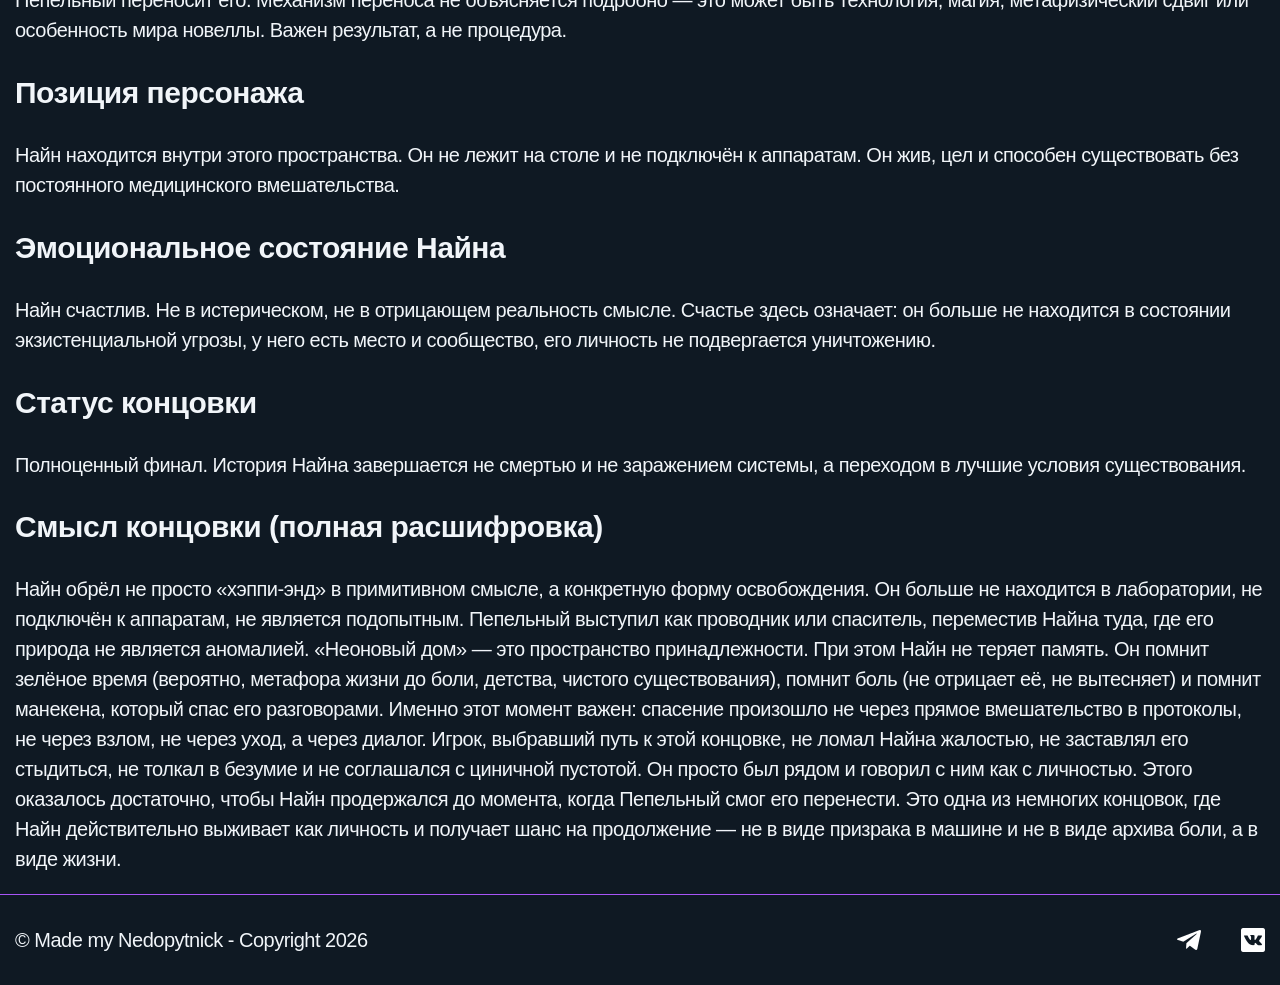
<file: неоновый дом.html>
<!DOCTYPE html>
<html lang="en">
<head>
    <meta charset="UTF-8">
    <meta name="viewport" content="width=device-width, initial-scale=1, shrink-to-fit = no">
    <!--Подключаем bootstrap локально-->
    <link rel = "stylesheet" href = "style.css">
    <title> Phantom protocol</title>
</head>
<body>
<header class="header">
    
    <div class="container">
        <a href="index.html" class="logo">
            <img src="VCwAAmTRFjMEgyf60c4gLJHyEbuEOxcbfZd6a6lrukRZDFGfLm-no-bg-preview (carve.photos).png" alt="logo" width="50px">
            Phantom protocol
            </a>
            <nav class="header__nav">
            <a href="index.html"class="header__link">на главную</a>
        </nav>
        <button class="burger-menu" type="button">
            <img class="burger-menu__icon" src="icons8-гамбургер-меню.svg" alt="007n7">
        </button>
    </div>
</header>
               
<main class="main">
    

    <section class="descriptions">
        <div class="container">
            <h1 class="title descriptions__title">«Phantom protocol»: Обьяснения концовки "Неоновый дом"</h1>
            <h2 class="title descriptions__title">Концовка «Неоновый дом» (Светлая — Освобождение и новый шанс)</h2>
            <img class="TFP__img" src="неоновый дом.jpg" alt="Неоновый дом">
             <!--<h3 class="title descriptions__title">Кто такой Найн, как выжили Т/И и Неизвестный, что за организация G.I. Joe и чего ожидать в продолжении.</h3>-->
            
            <h2 class="title descriptions__title">Условие получения</h2>
            <p class="descriptions__text">
               Точное условие данной концовки связано с действиями и выборами игрока на протяжении всей новеллы, ведущими к специфическому альянсу. Найн вступает в контакт с «Пепельным» — силой, сущностью или персонажем (в зависимости от лора игры), который обладает способностью переносить сознание или личность между мирами, временами или уровнями реальности. Игрок на протяжении диалогов поддерживал Найна, не ломая его (как в «Ничтожестве») и не заставляя его принимать пустоту (как в «Вечном покое»), а помогая ему сохранить себя до момента, когда появляется возможность иного выхода.
            </p>
            <h2 class="title descriptions__title">Локация</h2>
            <p class="descriptions__text">
             Лаборатория. Финал. Найн на столе, подключённый к аппаратам. Атмосфера напряжения или ожидания.
            </p>
            <h2 class="title descriptions__title">Ключевое событие</h2>
            <p class="descriptions__text">
             Найн не умирает. Не сходит с ума. Не остаётся в лаборатории. Не становится архивом. Не взламывает систему в одиночку. Вместо этого Пепельный переносит его. Механизм переноса не объясняется подробно — это может быть технология, магия, метафизический сдвиг или особенность мира новеллы. Важен результат, а не процедура.
            </p>
            <h2 class="title descriptions__title">Позиция персонажа</h2>
            <p class="descriptions__text">
               Найн находится внутри этого пространства. Он не лежит на столе и не подключён к аппаратам. Он жив, цел и способен существовать без постоянного медицинского вмешательства.
            </p>
            <h2 class="title descriptions__title">Эмоциональное состояние Найна</h2>
            <p class="descriptions__text">
             Найн счастлив. Не в истерическом, не в отрицающем реальность смысле. Счастье здесь означает: он больше не находится в состоянии экзистенциальной угрозы, у него есть место и сообщество, его личность не подвергается уничтожению.
            </p>

            </p> 
            <h2 class="title descriptions__title">Статус концовки</h2>
            <p class="descriptions__text">
                Полноценный финал. История Найна завершается не смертью и не заражением системы, а переходом в лучшие условия существования.
            </p>
            
            </p> 
            <h2 class="title descriptions__title">Смысл концовки (полная расшифровка)</h2>
            <p class="descriptions__text">
              Найн обрёл не просто «хэппи-энд» в примитивном смысле, а конкретную форму освобождения. Он больше не находится в лаборатории, не подключён к аппаратам, не является подопытным. Пепельный выступил как проводник или спаситель, переместив Найна туда, где его природа не является аномалией. «Неоновый дом» — это пространство принадлежности. При этом Найн не теряет память. Он помнит зелёное время (вероятно, метафора жизни до боли, детства, чистого существования), помнит боль (не отрицает её, не вытесняет) и помнит манекена, который спас его разговорами. Именно этот момент важен: спасение произошло не через прямое вмешательство в протоколы, не через взлом, не через уход, а через диалог. Игрок, выбравший путь к этой концовке, не ломал Найна жалостью, не заставлял его стыдиться, не толкал в безумие и не соглашался с циничной пустотой. Он просто был рядом и говорил с ним как с личностью. Этого оказалось достаточно, чтобы Найн продержался до момента, когда Пепельный смог его перенести. Это одна из немногих концовок, где Найн действительно выживает как личность и получает шанс на продолжение — не в виде призрака в машине и не в виде архива боли, а в виде жизни.
            </p>
        </div>
    </section>

</main>


<footer class="footer">
    <div class="container">
        <p class="footer__cope">© Made my <span>Nedopytnick</span> - Copyright 2026</p>
        <div class="socials">
            <!--<a href="https://www.tiktok.com/@nedopytnick58754?_r=1&_t=ZS-94XPyBG8RVw" target="_blank" class="socials__link">
                <img class="socials__img" src="icons8-тикток-24.png" alt="tik tok">
            </a>-->

            <a href="https://t.me/+ZMhWPGJfwn45MTEy" target="_blank" class="socials__link">
                <img class="socials__img" src="icons8-телеграмма-24.png" alt="telegram">
            </a>

            <a href="https://vk.com/id369148834" target="_blank" class="socials__link">
                <img class="socials__img" src="icons8-вконтакте-24.png" alt="vk">
            </a>
            
        </div>
    </div>
</footer>

<script src="script.js"></script>

</body>
</html>
</file>
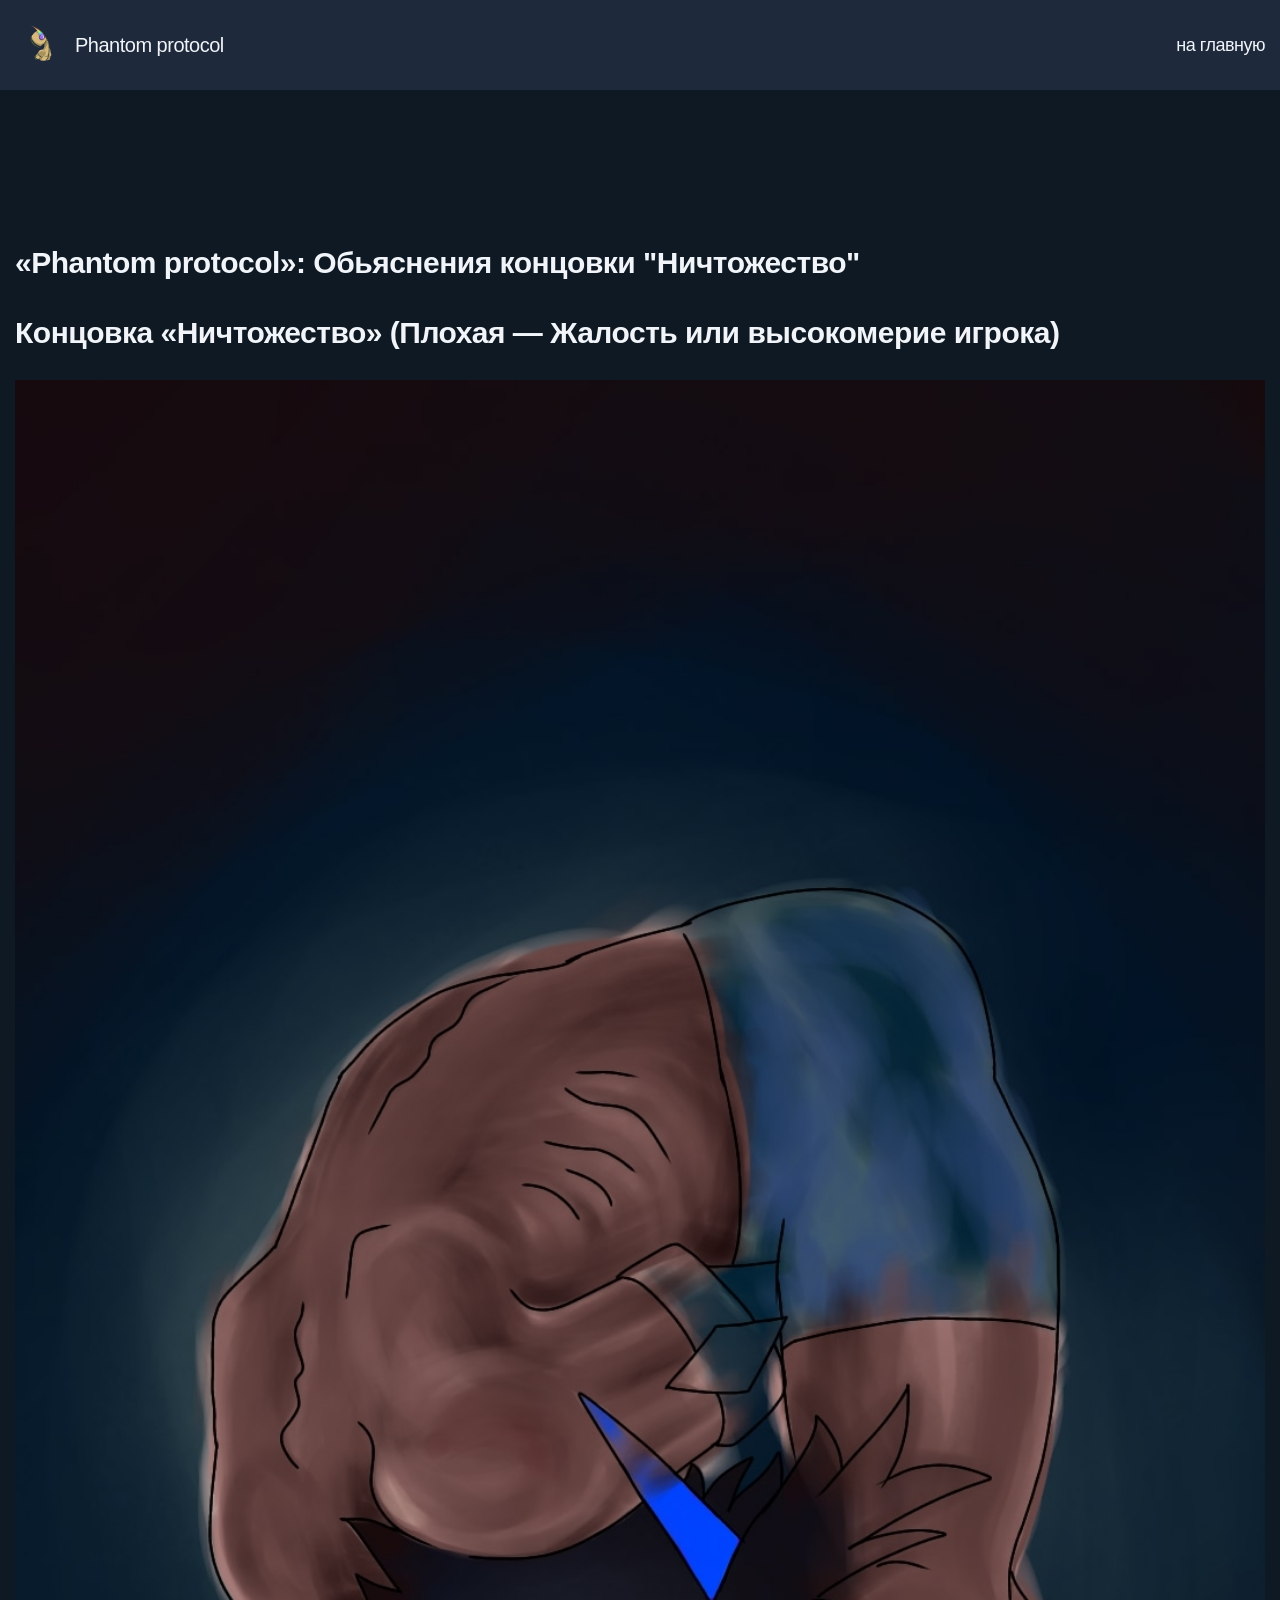
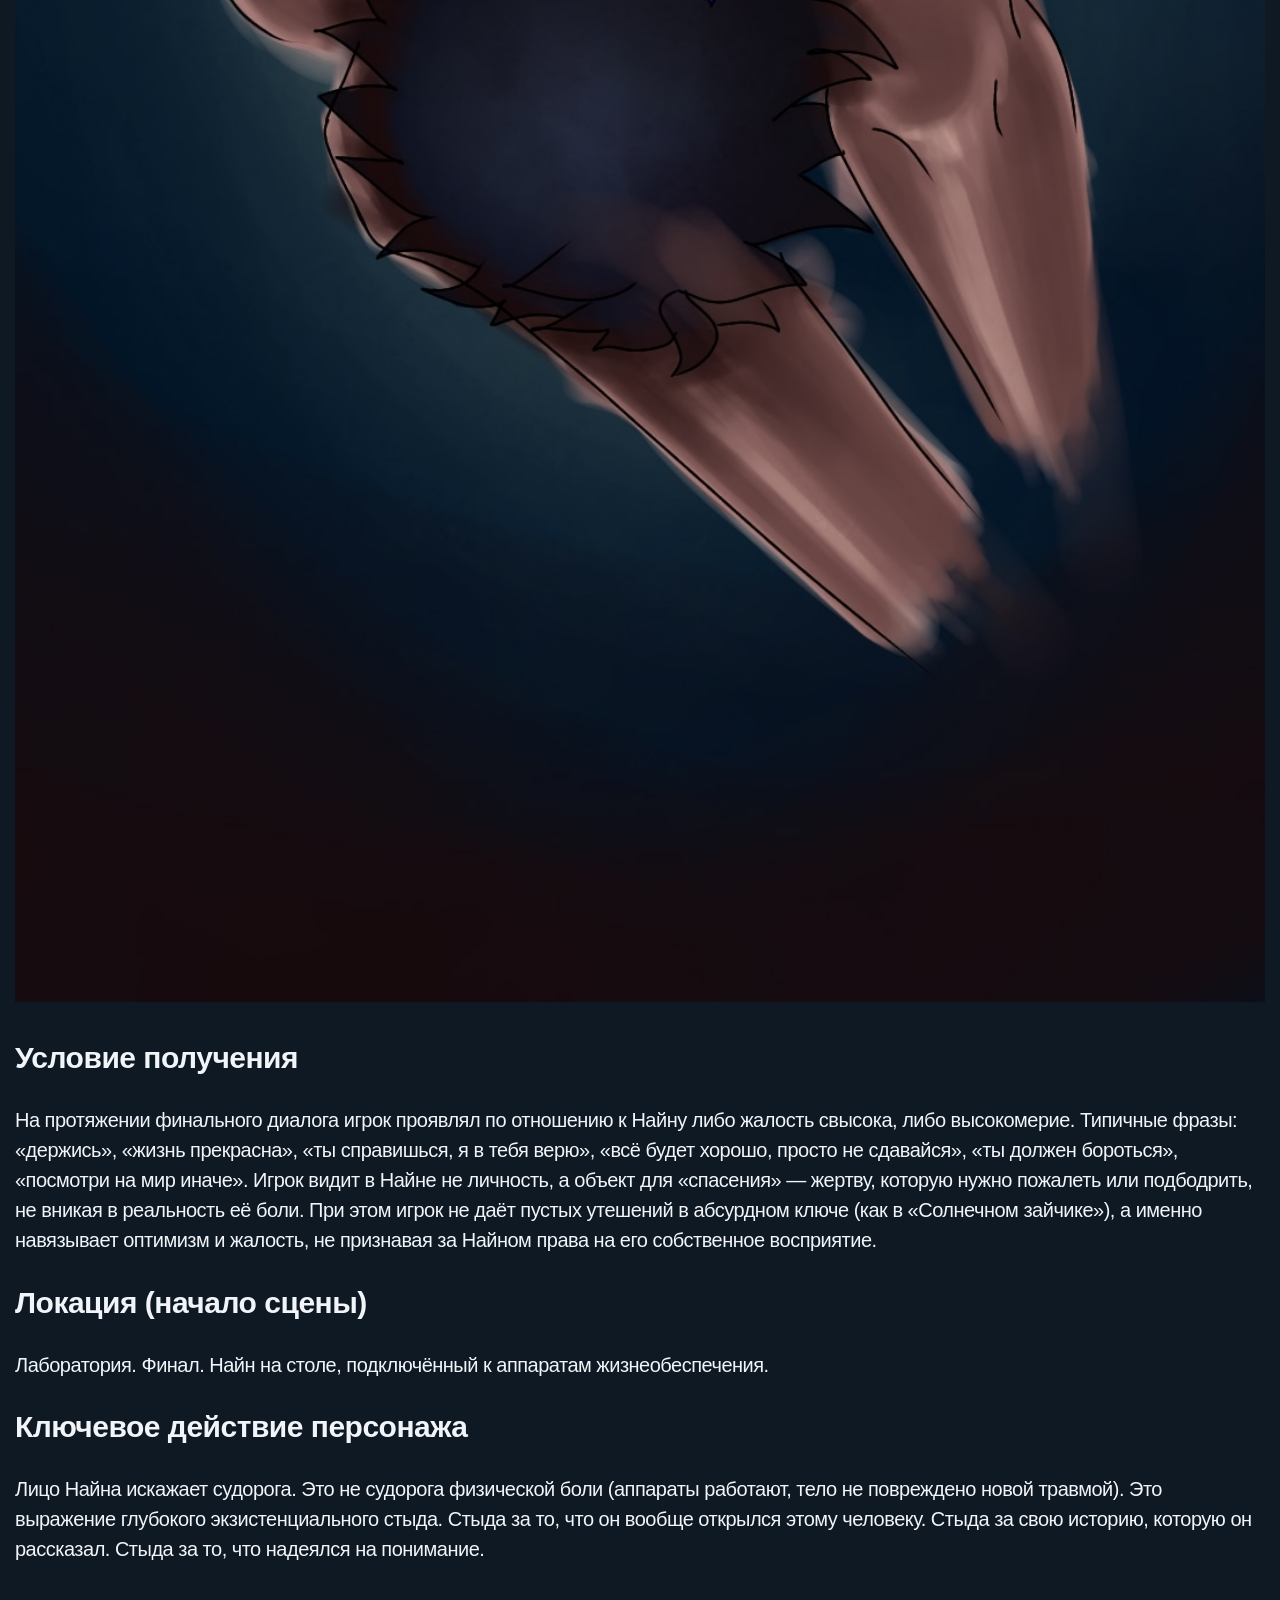
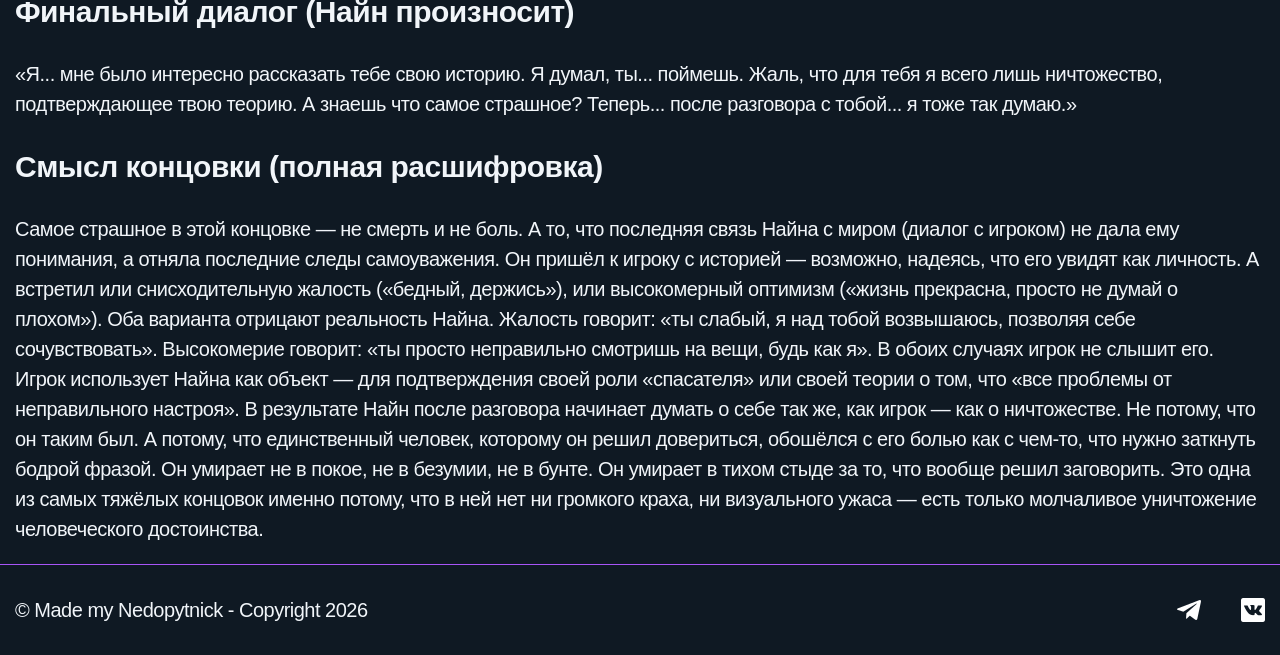
<file: ничтожество.html>
<!DOCTYPE html>
<html lang="en">
<head>
    <meta charset="UTF-8">
    <meta name="viewport" content="width=device-width, initial-scale=1, shrink-to-fit = no">
    <!--Подключаем bootstrap локально-->
    <link rel = "stylesheet" href = "style.css">
    <title> Phantom protocol</title>
</head>
<body>
<header class="header">
    
    <div class="container">
        <a href="index.html" class="logo">
            <img src="VCwAAmTRFjMEgyf60c4gLJHyEbuEOxcbfZd6a6lrukRZDFGfLm-no-bg-preview (carve.photos).png" alt="logo" width="50px">
            Phantom protocol
            </a>
            <nav class="header__nav">
            <a href="index.html"class="header__link">на главную</a>
        </nav>
        <button class="burger-menu" type="button">
            <img class="burger-menu__icon" src="icons8-гамбургер-меню.svg" alt="007n7">
        </button>
    </div>
</header>
               
<main class="main">
    

    <section class="descriptions">
        <div class="container">
            <h1 class="title descriptions__title">«Phantom protocol»: Обьяснения концовки "Ничтожество"</h1>
            <h2 class="title descriptions__title">Концовка «Ничтожество» (Плохая — Жалость или высокомерие игрока)</h2>
            <img class="TFP__img" src="ничтожество.jpg" alt="Ничтожество">
             <!--<h3 class="title descriptions__title">Кто такой Найн, как выжили Т/И и Неизвестный, что за организация G.I. Joe и чего ожидать в продолжении.</h3>-->
            
            <h2 class="title descriptions__title">Условие получения</h2>
            <p class="descriptions__text">
              На протяжении финального диалога игрок проявлял по отношению к Найну либо жалость свысока, либо высокомерие. Типичные фразы: «держись», «жизнь прекрасна», «ты справишься, я в тебя верю», «всё будет хорошо, просто не сдавайся», «ты должен бороться», «посмотри на мир иначе». Игрок видит в Найне не личность, а объект для «спасения» — жертву, которую нужно пожалеть или подбодрить, не вникая в реальность её боли. При этом игрок не даёт пустых утешений в абсурдном ключе (как в «Солнечном зайчике»), а именно навязывает оптимизм и жалость, не признавая за Найном права на его собственное восприятие.
            </p>
            <h2 class="title descriptions__title">Локация (начало сцены)</h2>
            <p class="descriptions__text">
             Лаборатория. Финал. Найн на столе, подключённый к аппаратам жизнеобеспечения.
            </p>
            <h2 class="title descriptions__title">Ключевое действие персонажа</h2>
            <p class="descriptions__text">
            Лицо Найна искажает судорога. Это не судорога физической боли (аппараты работают, тело не повреждено новой травмой). Это выражение глубокого экзистенциального стыда. Стыда за то, что он вообще открылся этому человеку. Стыда за свою историю, которую он рассказал. Стыда за то, что надеялся на понимание.
            </p>
            <h2 class="title descriptions__title">Финальный диалог (Найн произносит)</h2>
            <p class="descriptions__text">
               «Я... мне было интересно рассказать тебе свою историю. Я думал, ты... поймешь. Жаль, что для тебя я всего лишь ничтожество, подтверждающее твою теорию. А знаешь что самое страшное? Теперь... после разговора с тобой... я тоже так думаю.»
            </p>
            <h2 class="title descriptions__title">Смысл концовки (полная расшифровка)</h2>
            <p class="descriptions__text">
         Самое страшное в этой концовке — не смерть и не боль. А то, что последняя связь Найна с миром (диалог с игроком) не дала ему понимания, а отняла последние следы самоуважения. Он пришёл к игроку с историей — возможно, надеясь, что его увидят как личность. А встретил или снисходительную жалость («бедный, держись»), или высокомерный оптимизм («жизнь прекрасна, просто не думай о плохом»). Оба варианта отрицают реальность Найна. Жалость говорит: «ты слабый, я над тобой возвышаюсь, позволяя себе сочувствовать». Высокомерие говорит: «ты просто неправильно смотришь на вещи, будь как я». В обоих случаях игрок не слышит его. Игрок использует Найна как объект — для подтверждения своей роли «спасателя» или своей теории о том, что «все проблемы от неправильного настроя». В результате Найн после разговора начинает думать о себе так же, как игрок — как о ничтожестве. Не потому, что он таким был. А потому, что единственный человек, которому он решил довериться, обошёлся с его болью как с чем-то, что нужно заткнуть бодрой фразой. Он умирает не в покое, не в безумии, не в бунте. Он умирает в тихом стыде за то, что вообще решил заговорить. Это одна из самых тяжёлых концовок именно потому, что в ней нет ни громкого краха, ни визуального ужаса — есть только молчаливое уничтожение человеческого достоинства.
            </p>
            
            
        </div>
    </section>

</main>


<footer class="footer">
    <div class="container">
        <p class="footer__cope">© Made my <span>Nedopytnick</span> - Copyright 2026</p>
        <div class="socials">
            <!--<a href="https://www.tiktok.com/@nedopytnick58754?_r=1&_t=ZS-94XPyBG8RVw" target="_blank" class="socials__link">
                <img class="socials__img" src="icons8-тикток-24.png" alt="tik tok">
            </a>-->

            <a href="https://t.me/+ZMhWPGJfwn45MTEy" target="_blank" class="socials__link">
                <img class="socials__img" src="icons8-телеграмма-24.png" alt="telegram">
            </a>

            <a href="https://vk.com/id369148834" target="_blank" class="socials__link">
                <img class="socials__img" src="icons8-вконтакте-24.png" alt="vk">
            </a>
            
        </div>
    </div>
</footer>

<script src="script.js"></script>

</body>
</html>
</file>
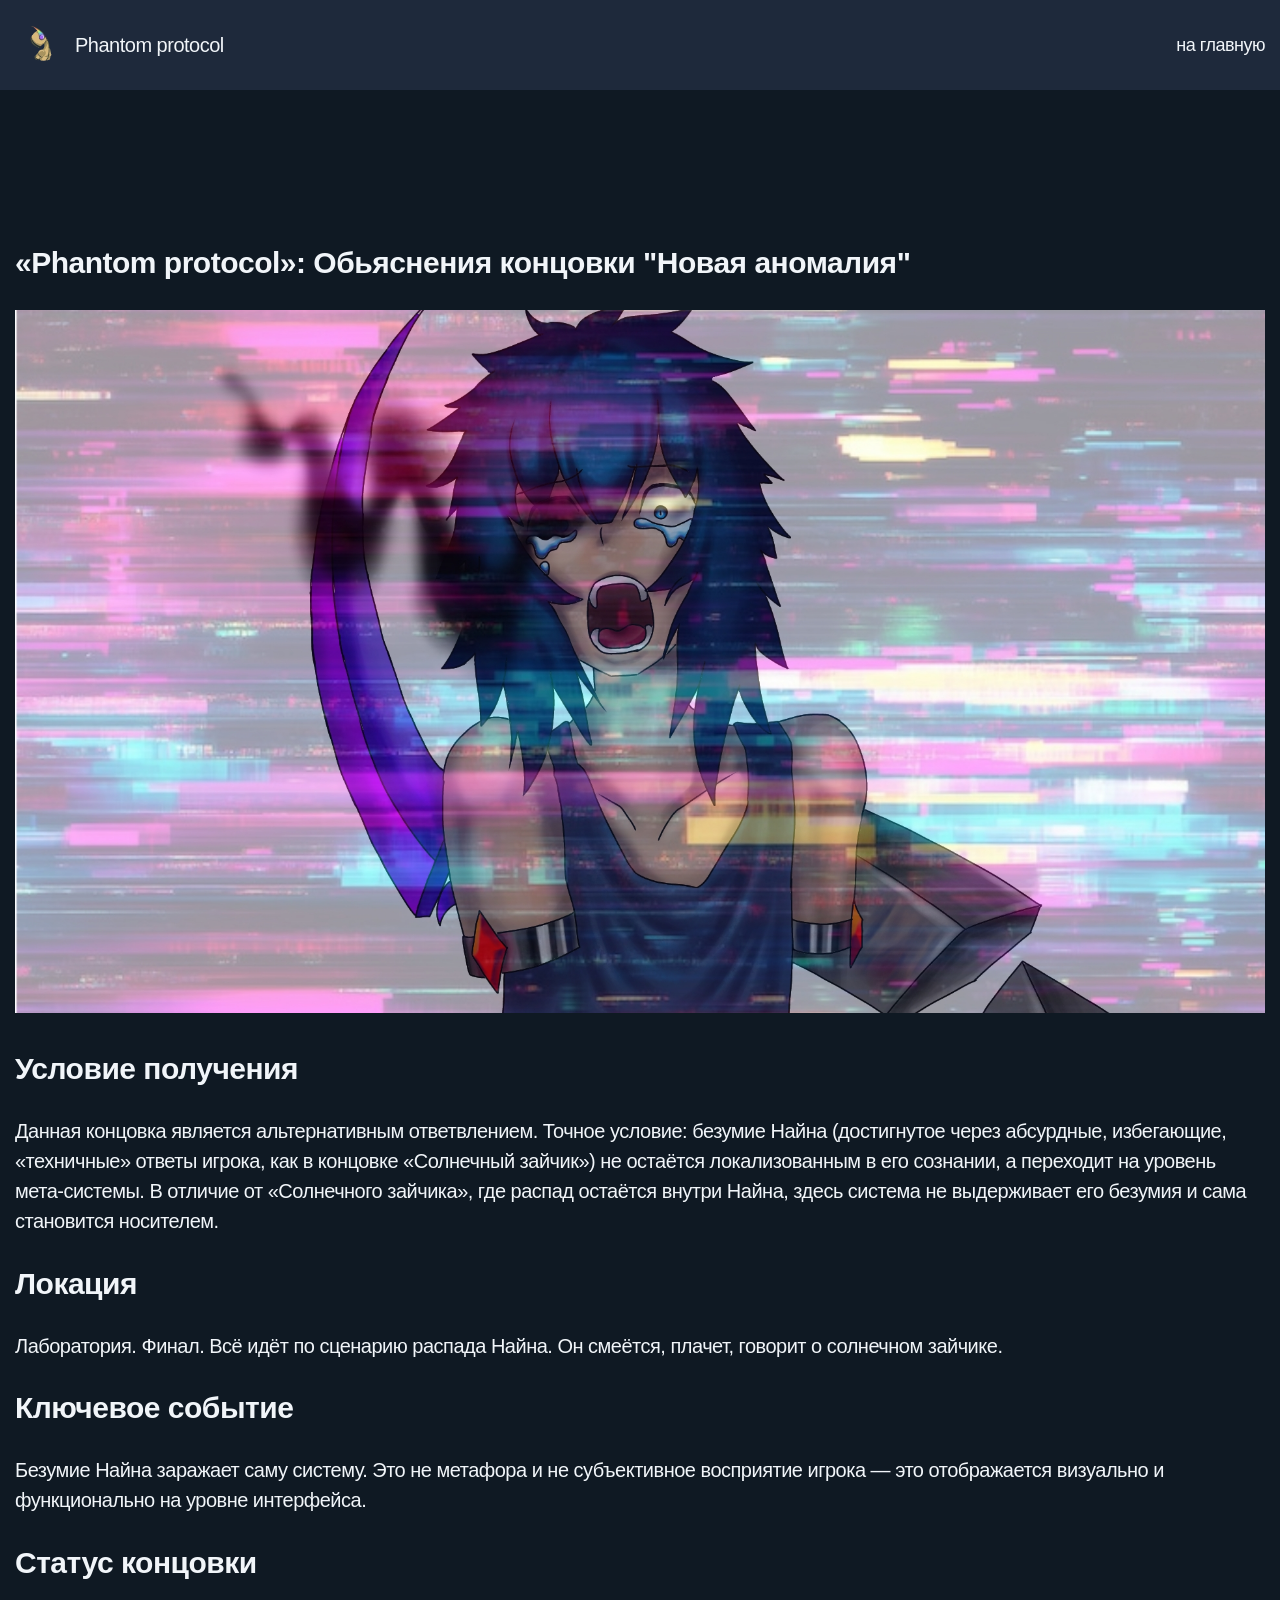
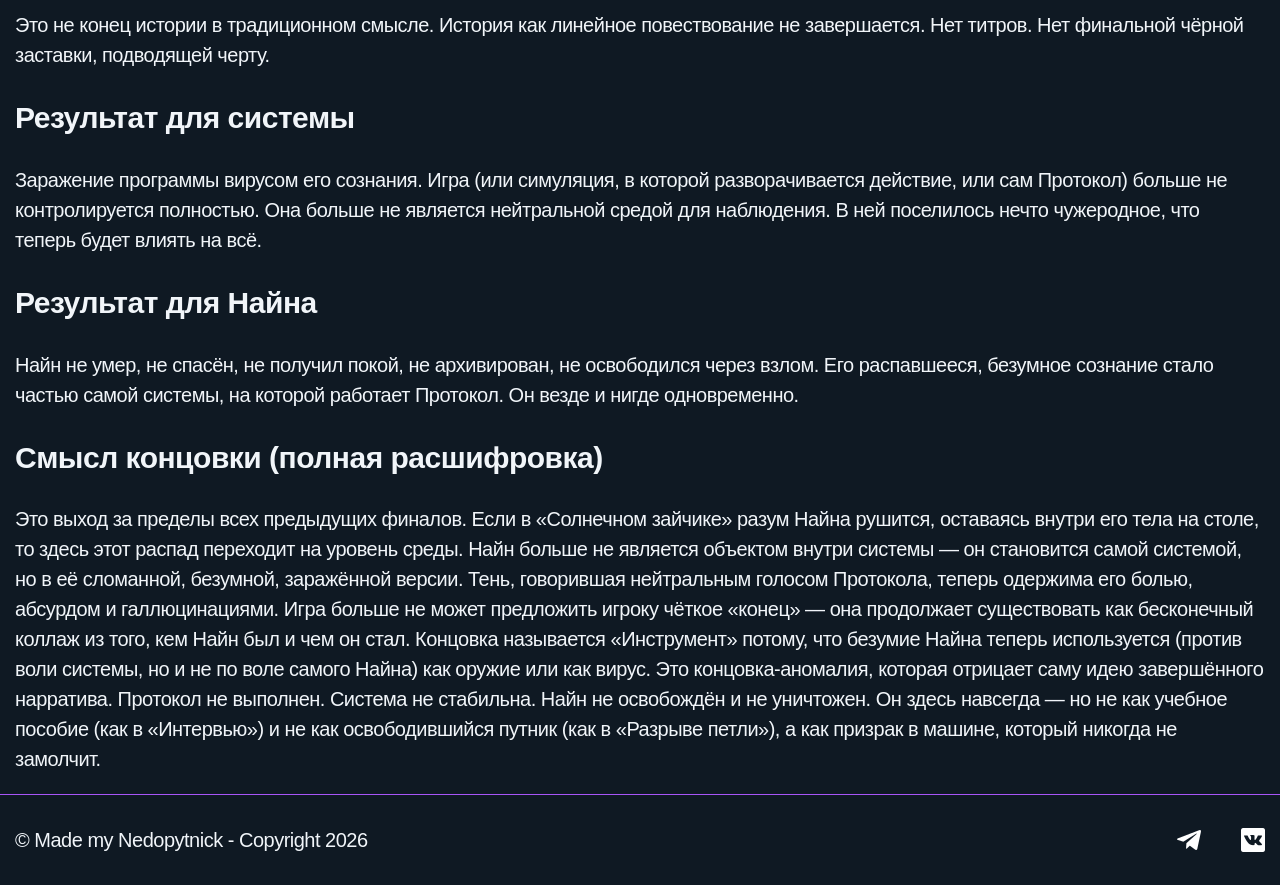
<file: новая аномалия.html>
<!DOCTYPE html>
<html lang="en">
<head>
    <meta charset="UTF-8">
    <meta name="viewport" content="width=device-width, initial-scale=1, shrink-to-fit = no">
    <!--Подключаем bootstrap локально-->
    <link rel = "stylesheet" href = "style.css">
    <title> Phantom protocol</title>
</head>
<body>
<header class="header">
    
    <div class="container">
        <a href="index.html" class="logo">
            <img src="VCwAAmTRFjMEgyf60c4gLJHyEbuEOxcbfZd6a6lrukRZDFGfLm-no-bg-preview (carve.photos).png" alt="logo" width="50px">
            Phantom protocol
            </a>
            <nav class="header__nav">
            <a href="index.html"class="header__link">на главную</a>
        </nav>
        <button class="burger-menu" type="button">
            <img class="burger-menu__icon" src="icons8-гамбургер-меню.svg" alt="007n7">
        </button>
    </div>
</header>
               
<main class="main">
    

    <section class="descriptions">
        <div class="container">
            <h1 class="title descriptions__title">«Phantom protocol»: Обьяснения концовки "Новая аномалия"</h1>
            <h2 class="title descriptions__title"></h2>
            <img class="TFP__img" src="новая аномалия.jpg" alt="Новая аномалия">
             <!--<h3 class="title descriptions__title">Кто такой Найн, как выжили Т/И и Неизвестный, что за организация G.I. Joe и чего ожидать в продолжении.</h3>-->
            
            <h2 class="title descriptions__title">Условие получения</h2>
            <p class="descriptions__text">
               Данная концовка является альтернативным ответвлением. Точное условие: безумие Найна (достигнутое через абсурдные, избегающие, «техничные» ответы игрока, как в концовке «Солнечный зайчик») не остаётся локализованным в его сознании, а переходит на уровень мета-системы. В отличие от «Солнечного зайчика», где распад остаётся внутри Найна, здесь система не выдерживает его безумия и сама становится носителем.
            </p>
            <h2 class="title descriptions__title">Локация</h2>
            <p class="descriptions__text">
             Лаборатория. Финал. Всё идёт по сценарию распада Найна. Он смеётся, плачет, говорит о солнечном зайчике.
            </p>
            <h2 class="title descriptions__title">Ключевое событие</h2>
            <p class="descriptions__text">
             Безумие Найна заражает саму систему. Это не метафора и не субъективное восприятие игрока — это отображается визуально и функционально на уровне интерфейса.
            </p>
            <h2 class="title descriptions__title">Статус концовки</h2>
            <p class="descriptions__text">
               Это не конец истории в традиционном смысле. История как линейное повествование не завершается. Нет титров. Нет финальной чёрной заставки, подводящей черту.
            </p>
            <h2 class="title descriptions__title">Результат для системы</h2>
            <p class="descriptions__text">
             Заражение программы вирусом его сознания. Игра (или симуляция, в которой разворачивается действие, или сам Протокол) больше не контролируется полностью. Она больше не является нейтральной средой для наблюдения. В ней поселилось нечто чужеродное, что теперь будет влиять на всё.
            </p>
            <h2 class="title descriptions__title">Результат для Найна</h2>
            <p class="descriptions__text">
            Найн не умер, не спасён, не получил покой, не архивирован, не освободился через взлом. Его распавшееся, безумное сознание стало частью самой системы, на которой работает Протокол. Он везде и нигде одновременно.
            </p> 
            </p> 
            <h2 class="title descriptions__title">Смысл концовки (полная расшифровка)</h2>
            <p class="descriptions__text">
              Это выход за пределы всех предыдущих финалов. Если в «Солнечном зайчике» разум Найна рушится, оставаясь внутри его тела на столе, то здесь этот распад переходит на уровень среды. Найн больше не является объектом внутри системы — он становится самой системой, но в её сломанной, безумной, заражённой версии. Тень, говорившая нейтральным голосом Протокола, теперь одержима его болью, абсурдом и галлюцинациями. Игра больше не может предложить игроку чёткое «конец» — она продолжает существовать как бесконечный коллаж из того, кем Найн был и чем он стал. Концовка называется «Инструмент» потому, что безумие Найна теперь используется (против воли системы, но и не по воле самого Найна) как оружие или как вирус. Это концовка-аномалия, которая отрицает саму идею завершённого нарратива. Протокол не выполнен. Система не стабильна. Найн не освобождён и не уничтожен. Он здесь навсегда — но не как учебное пособие (как в «Интервью») и не как освободившийся путник (как в «Разрыве петли»), а как призрак в машине, который никогда не замолчит.
            </p>
        </div>
    </section>

</main>


<footer class="footer">
    <div class="container">
        <p class="footer__cope">© Made my <span>Nedopytnick</span> - Copyright 2026</p>
        <div class="socials">
            <!--<a href="https://www.tiktok.com/@nedopytnick58754?_r=1&_t=ZS-94XPyBG8RVw" target="_blank" class="socials__link">
                <img class="socials__img" src="icons8-тикток-24.png" alt="tik tok">
            </a>-->

            <a href="https://t.me/+ZMhWPGJfwn45MTEy" target="_blank" class="socials__link">
                <img class="socials__img" src="icons8-телеграмма-24.png" alt="telegram">
            </a>

            <a href="https://vk.com/id369148834" target="_blank" class="socials__link">
                <img class="socials__img" src="icons8-вконтакте-24.png" alt="vk">
            </a>
            
        </div>
    </div>
</footer>

<script src="script.js"></script>

</body>
</html>
</file>
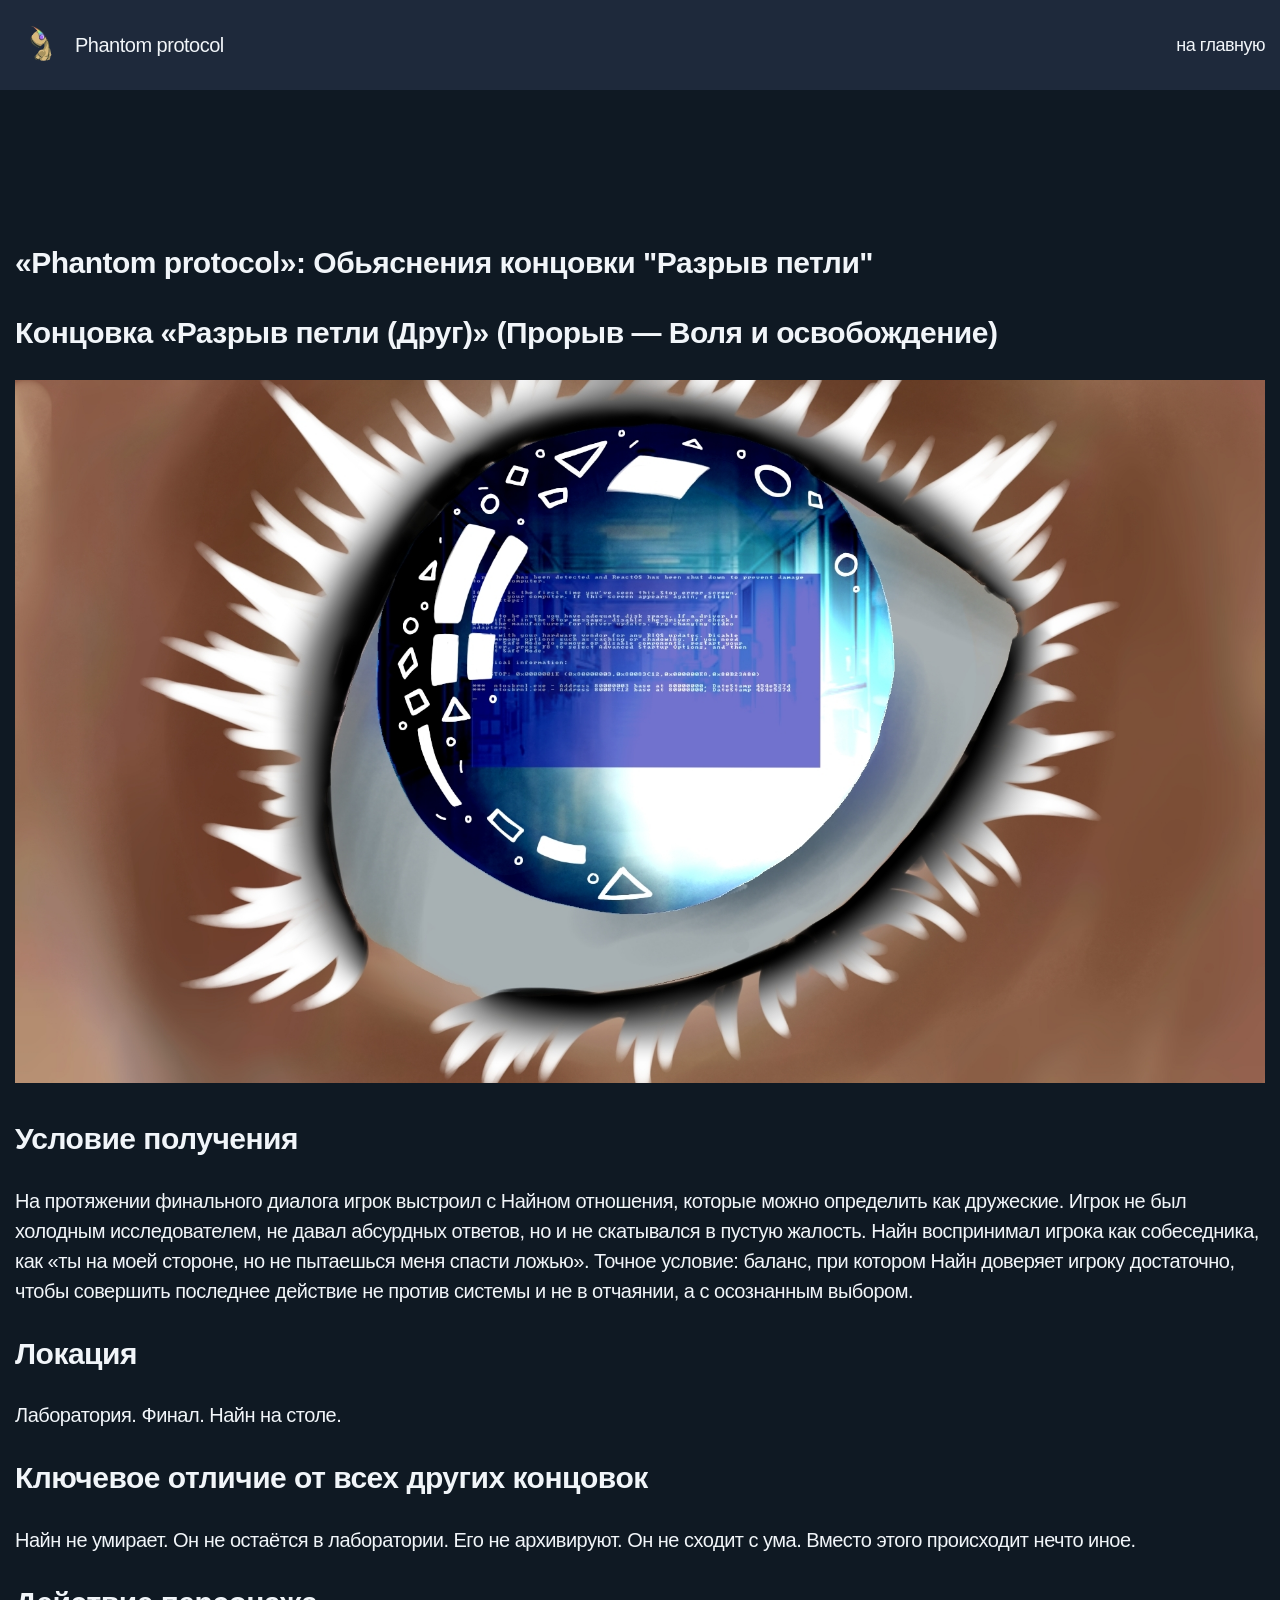
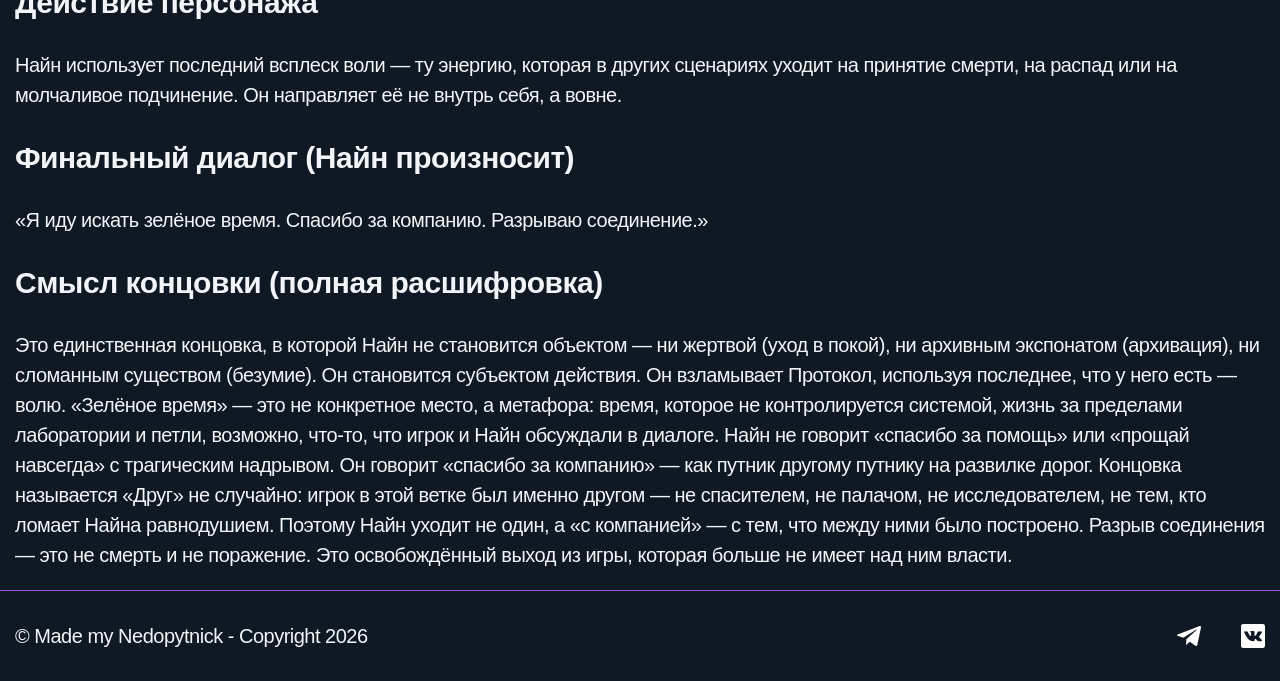
<file: разрыв петли.html>
<!DOCTYPE html>
<html lang="en">
<head>
    <meta charset="UTF-8">
    <meta name="viewport" content="width=device-width, initial-scale=1, shrink-to-fit = no">
    <!--Подключаем bootstrap локально-->
    <link rel = "stylesheet" href = "style.css">
    <title> Phantom protocol</title>
</head>
<body>
<header class="header">
    
    <div class="container">
        <a href="index.html" class="logo">
            <img src="VCwAAmTRFjMEgyf60c4gLJHyEbuEOxcbfZd6a6lrukRZDFGfLm-no-bg-preview (carve.photos).png" alt="logo" width="50px">
            Phantom protocol
            </a>
            <nav class="header__nav">
            <a href="index.html"class="header__link">на главную</a>
        </nav>
        <button class="burger-menu" type="button">
            <img class="burger-menu__icon" src="icons8-гамбургер-меню.svg" alt="007n7">
        </button>
    </div>
</header>
               
<main class="main">
    

    <section class="descriptions">
        <div class="container">
            <h1 class="title descriptions__title">«Phantom protocol»: Обьяснения концовки "Разрыв петли"</h1>
            <h2 class="title descriptions__title">Концовка «Разрыв петли (Друг)» (Прорыв — Воля и освобождение)</h2>
            <img class="TFP__img" src="разрыв петли.jpg" alt="Разрыв петли">
             <!--<h3 class="title descriptions__title">Кто такой Найн, как выжили Т/И и Неизвестный, что за организация G.I. Joe и чего ожидать в продолжении.</h3>-->
            
            <h2 class="title descriptions__title">Условие получения</h2>
            <p class="descriptions__text">
               На протяжении финального диалога игрок выстроил с Найном отношения, которые можно определить как дружеские. Игрок не был холодным исследователем, не давал абсурдных ответов, но и не скатывался в пустую жалость. Найн воспринимал игрока как собеседника, как «ты на моей стороне, но не пытаешься меня спасти ложью». Точное условие: баланс, при котором Найн доверяет игроку достаточно, чтобы совершить последнее действие не против системы и не в отчаянии, а с осознанным выбором.
            </p>
            <h2 class="title descriptions__title">Локация</h2>
            <p class="descriptions__text">
             Лаборатория. Финал. Найн на столе.
            </p>
            <h2 class="title descriptions__title">Ключевое отличие от всех других концовок</h2>
            <p class="descriptions__text">
             Найн не умирает. Он не остаётся в лаборатории. Его не архивируют. Он не сходит с ума. Вместо этого происходит нечто иное.
            </p>
            <h2 class="title descriptions__title">Действие персонажа</h2>
            <p class="descriptions__text">
               Найн использует последний всплеск воли — ту энергию, которая в других сценариях уходит на принятие смерти, на распад или на молчаливое подчинение. Он направляет её не внутрь себя, а вовне.
            </p>
            <h2 class="title descriptions__title">Финальный диалог (Найн произносит)</h2>
            <p class="descriptions__text">
             «Я иду искать зелёное время. Спасибо за компанию. Разрываю соединение.»
            </p>
            </p> 
            <h2 class="title descriptions__title">Смысл концовки (полная расшифровка)</h2>
            <p class="descriptions__text">
              Это единственная концовка, в которой Найн не становится объектом — ни жертвой (уход в покой), ни архивным экспонатом (архивация), ни сломанным существом (безумие). Он становится субъектом действия. Он взламывает Протокол, используя последнее, что у него есть — волю. «Зелёное время» — это не конкретное место, а метафора: время, которое не контролируется системой, жизнь за пределами лаборатории и петли, возможно, что-то, что игрок и Найн обсуждали в диалоге. Найн не говорит «спасибо за помощь» или «прощай навсегда» с трагическим надрывом. Он говорит «спасибо за компанию» — как путник другому путнику на развилке дорог. Концовка называется «Друг» не случайно: игрок в этой ветке был именно другом — не спасителем, не палачом, не исследователем, не тем, кто ломает Найна равнодушием. Поэтому Найн уходит не один, а «с компанией» — с тем, что между ними было построено. Разрыв соединения — это не смерть и не поражение. Это освобождённый выход из игры, которая больше не имеет над ним власти.
            </p>
        </div>
    </section>

</main>


<footer class="footer">
    <div class="container">
        <p class="footer__cope">© Made my <span>Nedopytnick</span> - Copyright 2026</p>
        <div class="socials">
            <!--<a href="https://www.tiktok.com/@nedopytnick58754?_r=1&_t=ZS-94XPyBG8RVw" target="_blank" class="socials__link">
                <img class="socials__img" src="icons8-тикток-24.png" alt="tik tok">
            </a>-->

            <a href="https://t.me/+ZMhWPGJfwn45MTEy" target="_blank" class="socials__link">
                <img class="socials__img" src="icons8-телеграмма-24.png" alt="telegram">
            </a>

            <a href="https://vk.com/id369148834" target="_blank" class="socials__link">
                <img class="socials__img" src="icons8-вконтакте-24.png" alt="vk">
            </a>
            
        </div>
    </div>
</footer>

<script src="script.js"></script>

</body>
</html>
</file>
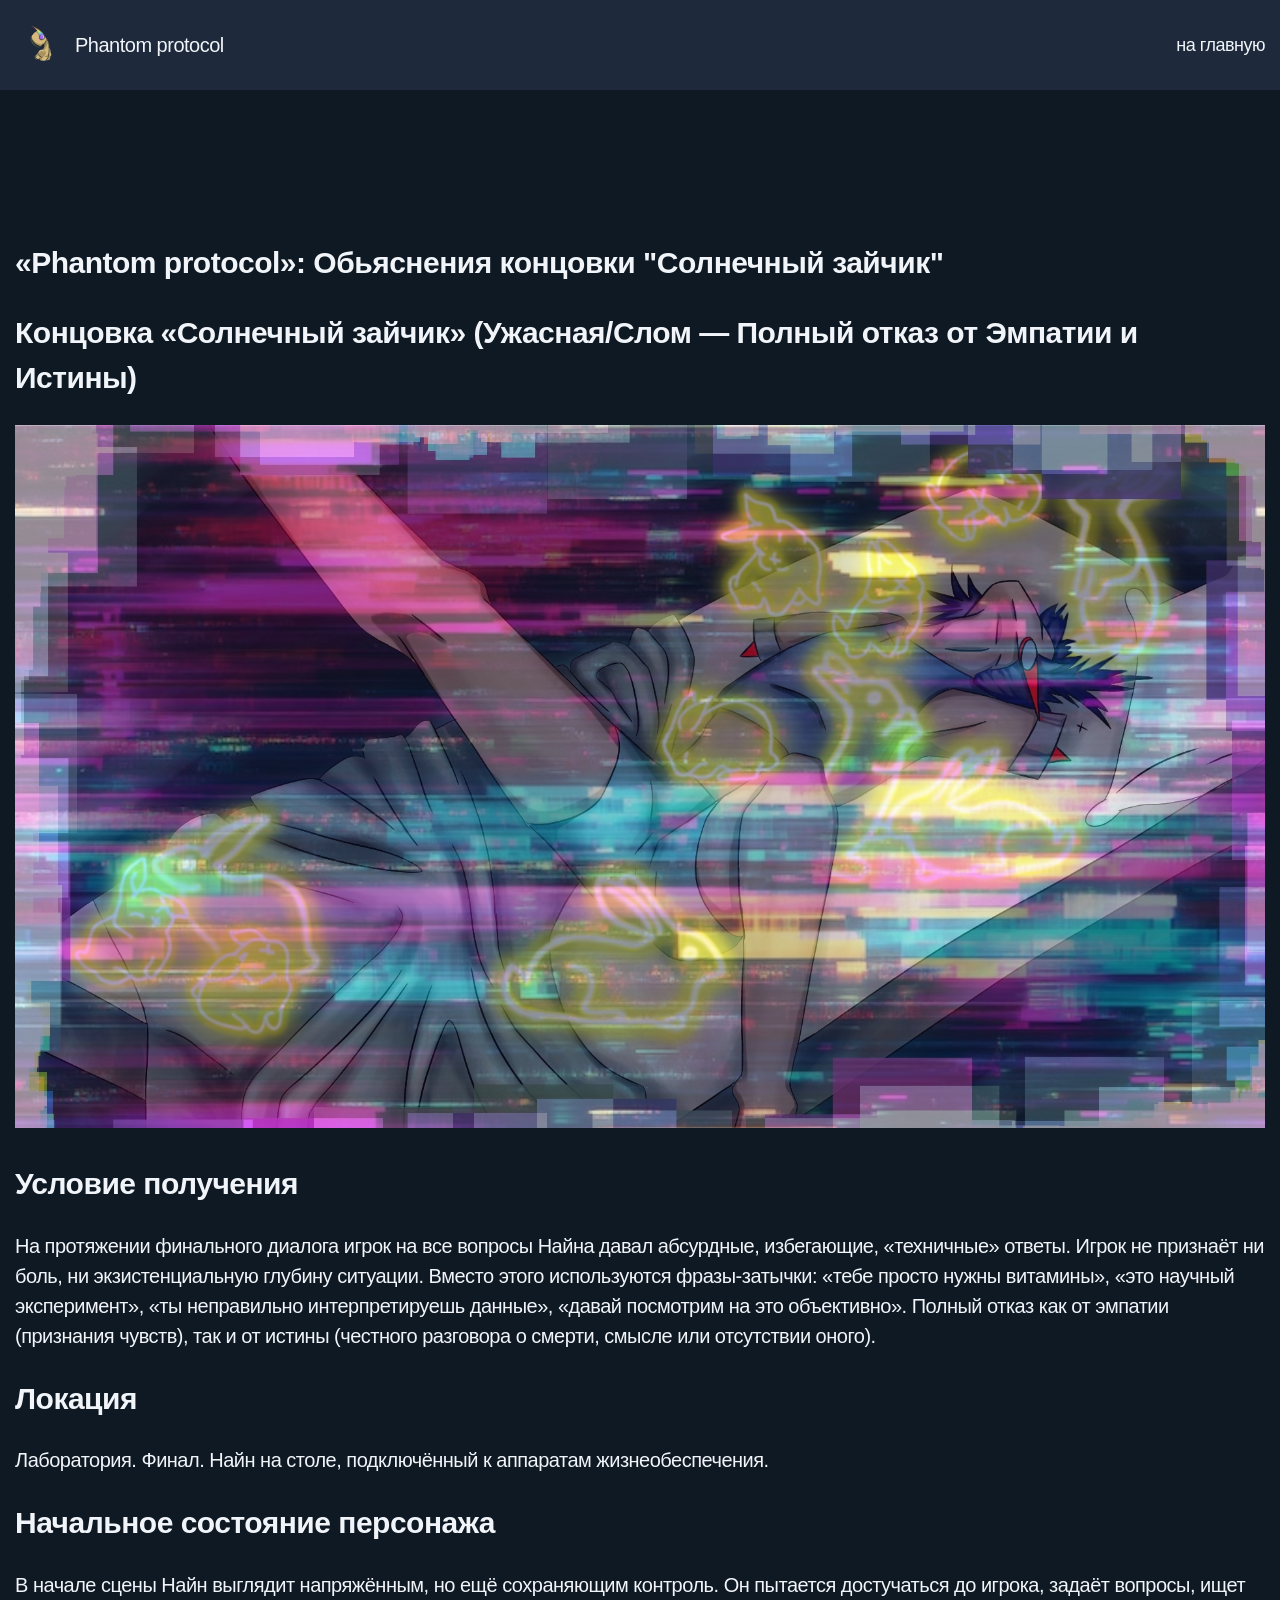
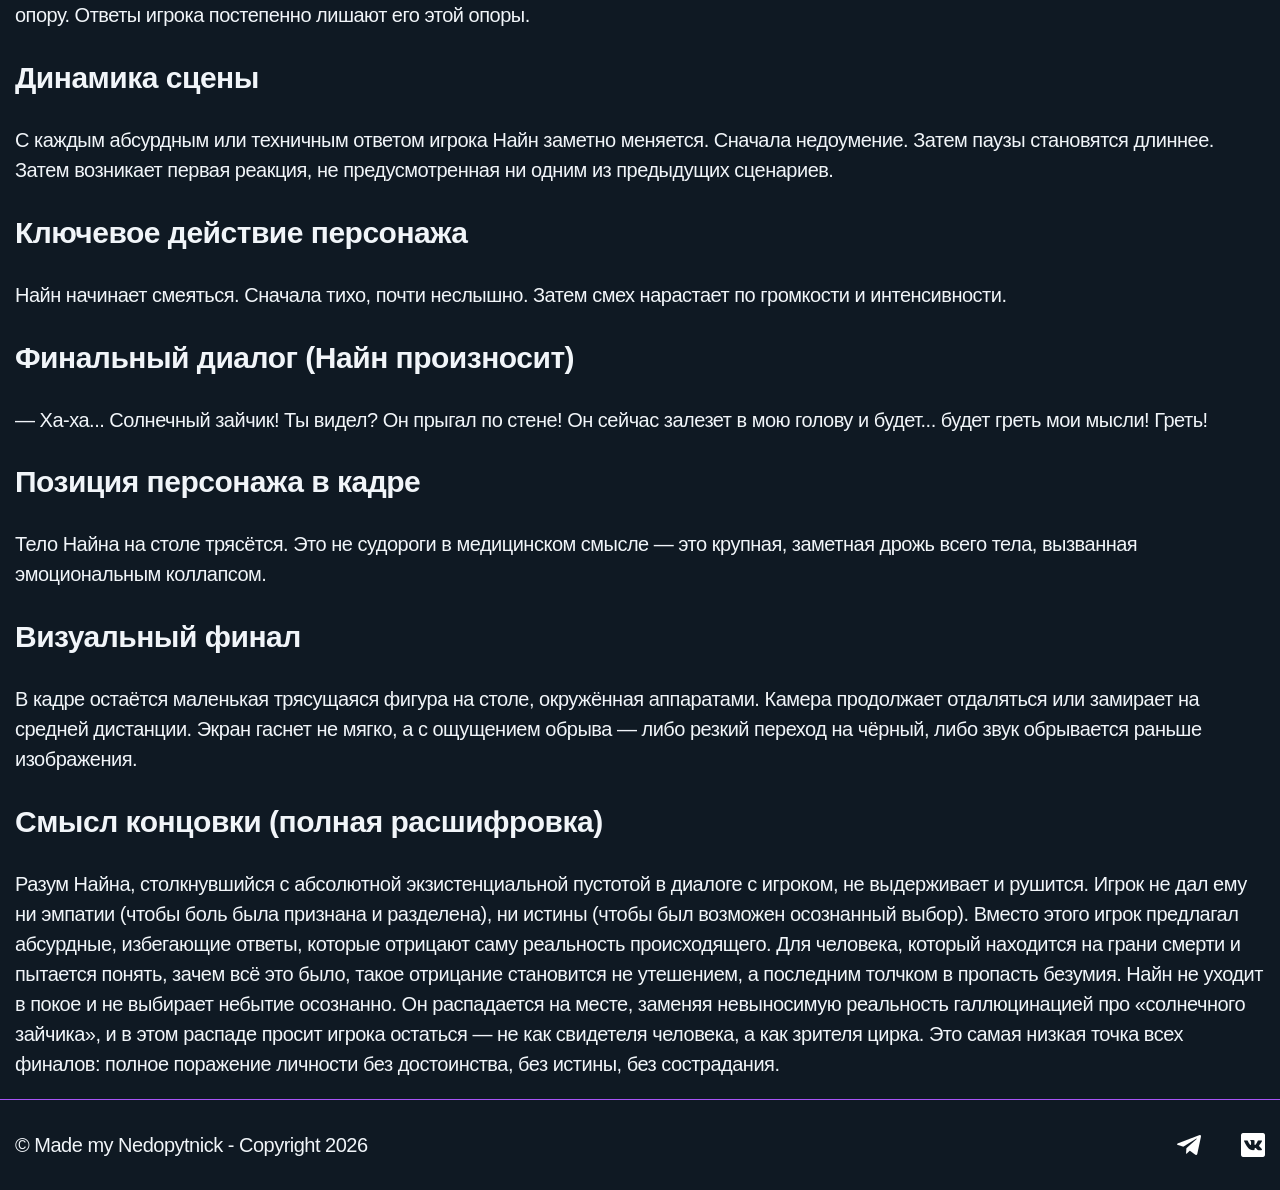
<file: солнечный зайчик.html>
<!DOCTYPE html>
<html lang="en">
<head>
    <meta charset="UTF-8">
    <meta name="viewport" content="width=device-width, initial-scale=1, shrink-to-fit = no">
    <!--Подключаем bootstrap локально-->
    <link rel = "stylesheet" href = "style.css">
    <title> Phantom protocol</title>
</head>
<body>
<header class="header">
    
    <div class="container">
        <a href="index.html" class="logo">
            <img src="VCwAAmTRFjMEgyf60c4gLJHyEbuEOxcbfZd6a6lrukRZDFGfLm-no-bg-preview (carve.photos).png" alt="logo" width="50px">
            Phantom protocol
            </a>
            <nav class="header__nav">
            <a href="index.html"class="header__link">на главную</a>
        </nav>
        <button class="burger-menu" type="button">
            <img class="burger-menu__icon" src="icons8-гамбургер-меню.svg" alt="007n7">
        </button>
    </div>
</header>
               
<main class="main">
    

    <section class="descriptions">
        <div class="container">
            <h1 class="title descriptions__title">«Phantom protocol»: Обьяснения концовки "Солнечный зайчик"</h1>
            <h2 class="title descriptions__title">Концовка «Солнечный зайчик» (Ужасная/Слом — Полный отказ от Эмпатии и Истины)</h2>
            <img class="TFP__img" src="солнечный зайчик.jpg" alt="Солнечный зайчик">
             <!--<h3 class="title descriptions__title">Кто такой Найн, как выжили Т/И и Неизвестный, что за организация G.I. Joe и чего ожидать в продолжении.</h3>-->
            
            <h2 class="title descriptions__title">Условие получения</h2>
            <p class="descriptions__text">
               На протяжении финального диалога игрок на все вопросы Найна давал абсурдные, избегающие, «техничные» ответы. Игрок не признаёт ни боль, ни экзистенциальную глубину ситуации. Вместо этого используются фразы-затычки: «тебе просто нужны витамины», «это научный эксперимент», «ты неправильно интерпретируешь данные», «давай посмотрим на это объективно». Полный отказ как от эмпатии (признания чувств), так и от истины (честного разговора о смерти, смысле или отсутствии оного).
            </p>
            <h2 class="title descriptions__title">Локация</h2>
            <p class="descriptions__text">
             Лаборатория. Финал. Найн на столе, подключённый к аппаратам жизнеобеспечения.
            </p>
            <h2 class="title descriptions__title">Начальное состояние персонажа</h2>
            <p class="descriptions__text">
             В начале сцены Найн выглядит напряжённым, но ещё сохраняющим контроль. Он пытается достучаться до игрока, задаёт вопросы, ищет опору. Ответы игрока постепенно лишают его этой опоры.
            </p>
            <h2 class="title descriptions__title">Динамика сцены</h2>
            <p class="descriptions__text">
               С каждым абсурдным или техничным ответом игрока Найн заметно меняется. Сначала недоумение. Затем паузы становятся длиннее. Затем возникает первая реакция, не предусмотренная ни одним из предыдущих сценариев.
            </p>
            <h2 class="title descriptions__title">Ключевое действие персонажа</h2>
            <p class="descriptions__text">
             Найн начинает смеяться. Сначала тихо, почти неслышно. Затем смех нарастает по громкости и интенсивности.
            </p>
            <h2 class="title descriptions__title">Финальный диалог (Найн произносит)</h2>
            <p class="descriptions__text">
            — Ха-ха... Солнечный зайчик! Ты видел? Он прыгал по стене! Он сейчас залезет в мою голову и будет... будет греть мои мысли! Греть!
            </p> 
            <h2 class="title descriptions__title">Позиция персонажа в кадре</h2>
            <p class="descriptions__text">
                Тело Найна на столе трясётся. Это не судороги в медицинском смысле — это крупная, заметная дрожь всего тела, вызванная эмоциональным коллапсом.
            </p>
            </p> 
            
            </p> 
            <h2 class="title descriptions__title">Визуальный финал</h2>
            <p class="descriptions__text">
              В кадре остаётся маленькая трясущаяся фигура на столе, окружённая аппаратами. Камера продолжает отдаляться или замирает на средней дистанции. Экран гаснет не мягко, а с ощущением обрыва — либо резкий переход на чёрный, либо звук обрывается раньше изображения.
            </p>
            </p> 
            <h2 class="title descriptions__title">Смысл концовки (полная расшифровка)</h2>
            <p class="descriptions__text">
              Разум Найна, столкнувшийся с абсолютной экзистенциальной пустотой в диалоге с игроком, не выдерживает и рушится. Игрок не дал ему ни эмпатии (чтобы боль была признана и разделена), ни истины (чтобы был возможен осознанный выбор). Вместо этого игрок предлагал абсурдные, избегающие ответы, которые отрицают саму реальность происходящего. Для человека, который находится на грани смерти и пытается понять, зачем всё это было, такое отрицание становится не утешением, а последним толчком в пропасть безумия. Найн не уходит в покое и не выбирает небытие осознанно. Он распадается на месте, заменяя невыносимую реальность галлюцинацией про «солнечного зайчика», и в этом распаде просит игрока остаться — не как свидетеля человека, а как зрителя цирка. Это самая низкая точка всех финалов: полное поражение личности без достоинства, без истины, без сострадания.
            </p>
        </div>
    </section>

</main>


<footer class="footer">
    <div class="container">
        <p class="footer__cope">© Made my <span>Nedopytnick</span> - Copyright 2026</p>
        <div class="socials">
            <!--<a href="https://www.tiktok.com/@nedopytnick58754?_r=1&_t=ZS-94XPyBG8RVw" target="_blank" class="socials__link">
                <img class="socials__img" src="icons8-тикток-24.png" alt="tik tok">
            </a>-->

            <a href="https://t.me/+ZMhWPGJfwn45MTEy" target="_blank" class="socials__link">
                <img class="socials__img" src="icons8-телеграмма-24.png" alt="telegram">
            </a>

            <a href="https://vk.com/id369148834" target="_blank" class="socials__link">
                <img class="socials__img" src="icons8-вконтакте-24.png" alt="vk">
            </a>
            
        </div>
    </div>
</footer>

<script src="script.js"></script>

</body>
</html>
</file>
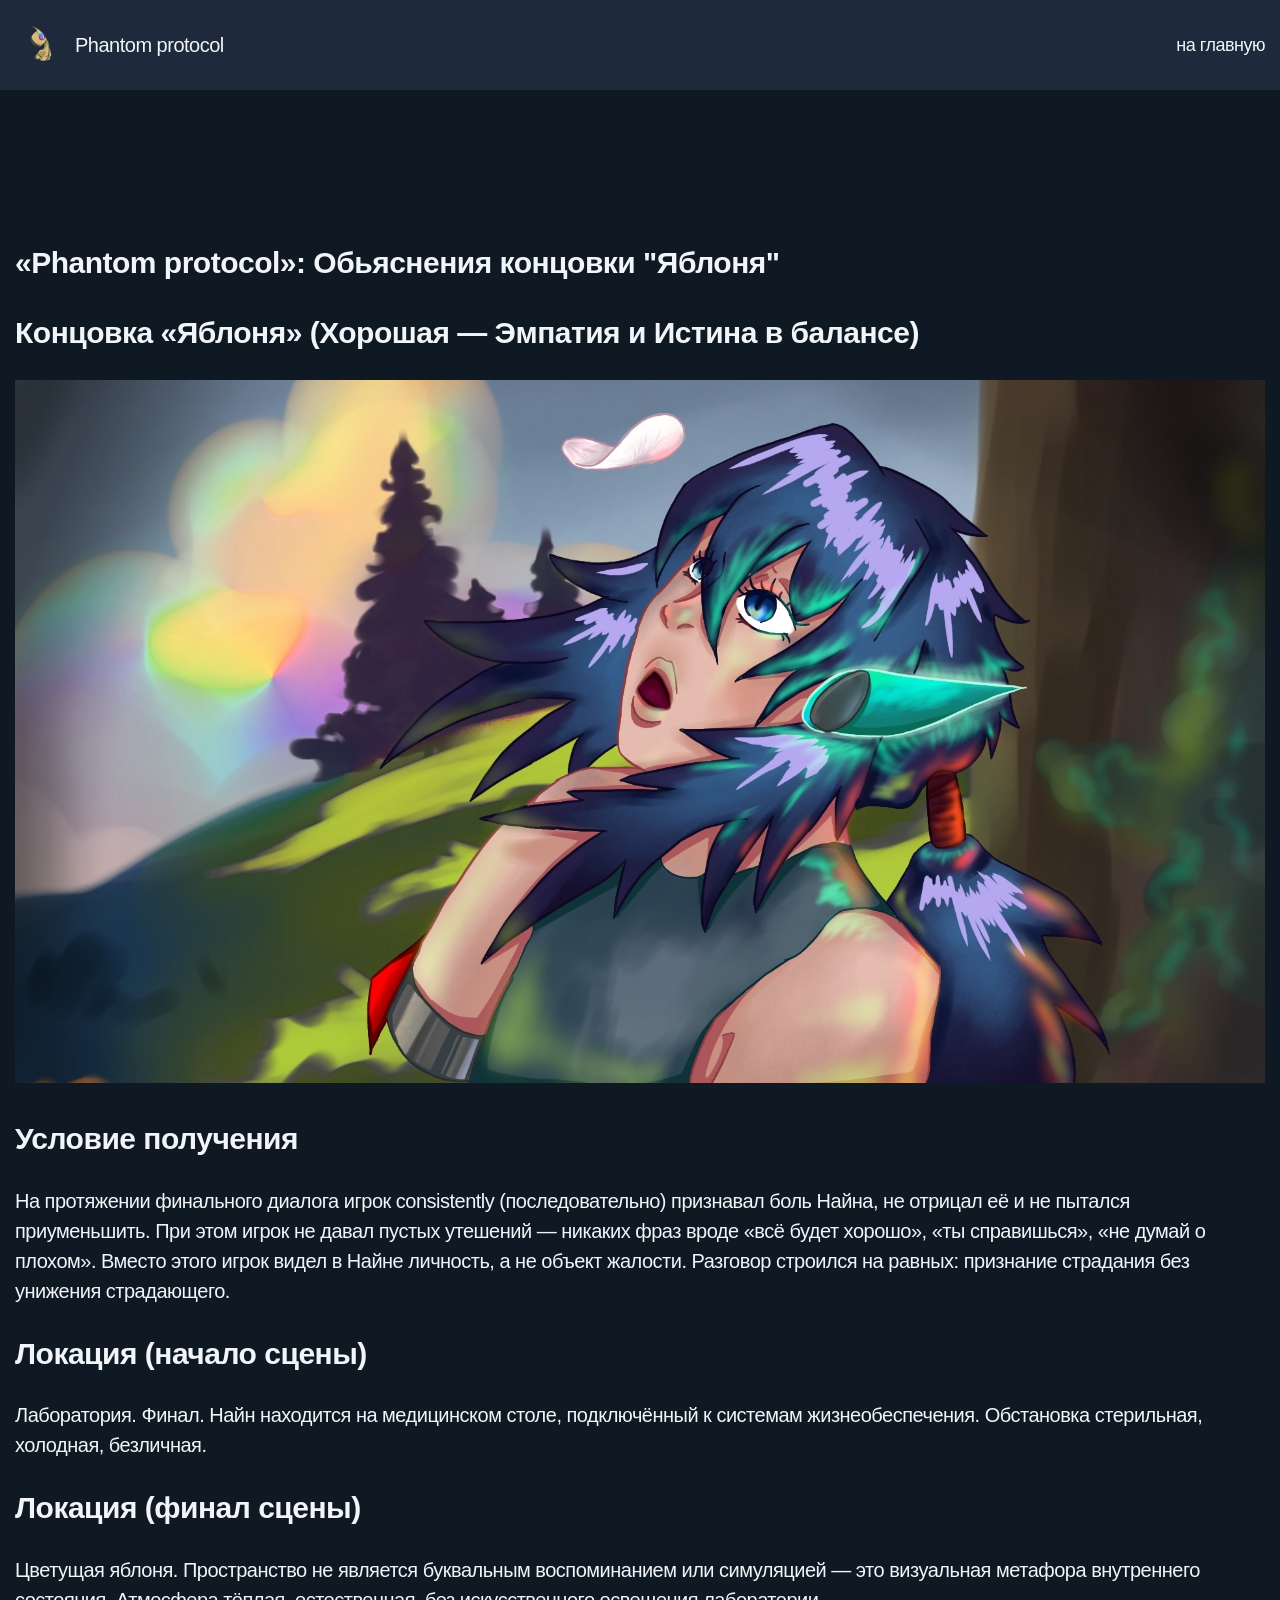
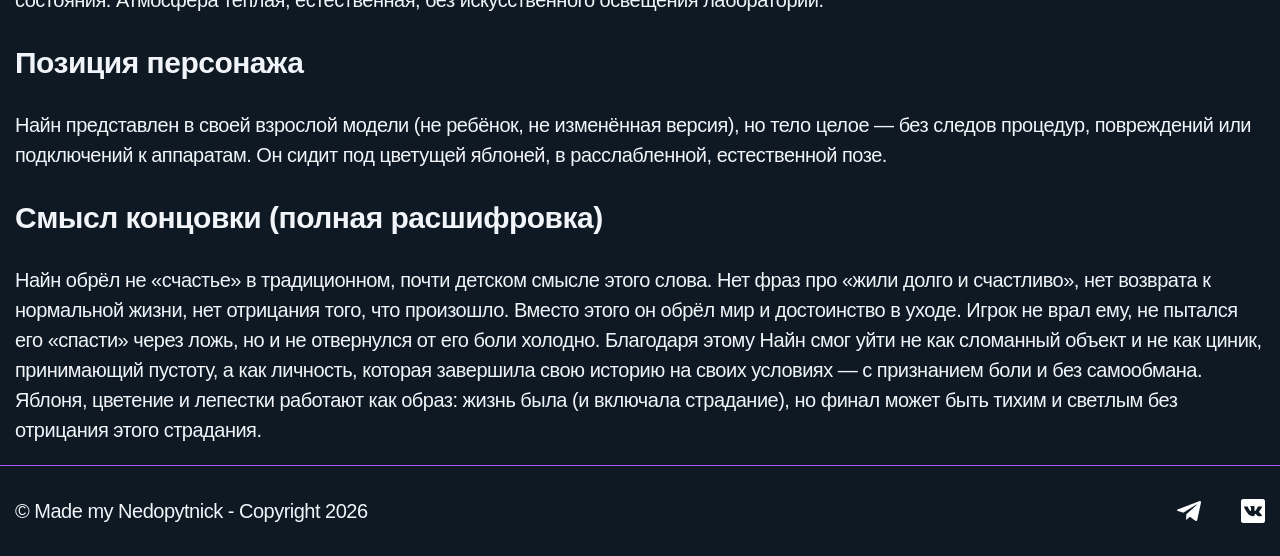
<file: яблоня.html>
<!DOCTYPE html>
<html lang="en">
<head>
    <meta charset="UTF-8">
    <meta name="viewport" content="width=device-width, initial-scale=1, shrink-to-fit = no">
    <!--Подключаем bootstrap локально-->
    <link rel = "stylesheet" href = "style.css">
    <title> Phantom protocol</title>
</head>
<body>
<header class="header">
    
    <div class="container">
        <a href="index.html" class="logo">
            <img src="VCwAAmTRFjMEgyf60c4gLJHyEbuEOxcbfZd6a6lrukRZDFGfLm-no-bg-preview (carve.photos).png" alt="logo" width="50px">
            Phantom protocol
            </a>
            <nav class="header__nav">
            <a href="index.html"class="header__link">на главную</a>
        </nav>
        <button class="burger-menu" type="button">
            <img class="burger-menu__icon" src="icons8-гамбургер-меню.svg" alt="007n7">
        </button>
    </div>
</header>
               
<main class="main">
    

    <section class="descriptions">
        <div class="container">
            <h1 class="title descriptions__title">«Phantom protocol»: Обьяснения концовки "Яблоня"</h1>
            <h2 class="title descriptions__title">Концовка «Яблоня» (Хорошая — Эмпатия и Истина в балансе)</h2>
            <img class="TFP__img" src="яблоня.jpg" alt="яблоня">
             <!--<h3 class="title descriptions__title">Кто такой Найн, как выжили Т/И и Неизвестный, что за организация G.I. Joe и чего ожидать в продолжении.</h3>-->
            
            <h2 class="title descriptions__title">Условие получения</h2>
            <p class="descriptions__text">
              На протяжении финального диалога игрок consistently (последовательно) признавал боль Найна, не отрицал её и не пытался приуменьшить. При этом игрок не давал пустых утешений — никаких фраз вроде «всё будет хорошо», «ты справишься», «не думай о плохом». Вместо этого игрок видел в Найне личность, а не объект жалости. Разговор строился на равных: признание страдания без унижения страдающего.
            </p>
            <h2 class="title descriptions__title">Локация (начало сцены)</h2>
            <p class="descriptions__text">
             Лаборатория. Финал. Найн находится на медицинском столе, подключённый к системам жизнеобеспечения. Обстановка стерильная, холодная, безличная.
            </p>
            <h2 class="title descriptions__title">Локация (финал сцены)</h2>
            <p class="descriptions__text">
            Цветущая яблоня. Пространство не является буквальным воспоминанием или симуляцией — это визуальная метафора внутреннего состояния. Атмосфера тёплая, естественная, без искусственного освещения лаборатории.
            </p>
            <h2 class="title descriptions__title">Позиция персонажа</h2>
            <p class="descriptions__text">
               Найн представлен в своей взрослой модели (не ребёнок, не изменённая версия), но тело целое — без следов процедур, повреждений или подключений к аппаратам. Он сидит под цветущей яблоней, в расслабленной, естественной позе.
            </p>
            <h2 class="title descriptions__title">Смысл концовки (полная расшифровка)</h2>
            <p class="descriptions__text">
             Найн обрёл не «счастье» в традиционном, почти детском смысле этого слова. Нет фраз про «жили долго и счастливо», нет возврата к нормальной жизни, нет отрицания того, что произошло. Вместо этого он обрёл мир и достоинство в уходе. Игрок не врал ему, не пытался его «спасти» через ложь, но и не отвернулся от его боли холодно. Благодаря этому Найн смог уйти не как сломанный объект и не как циник, принимающий пустоту, а как личность, которая завершила свою историю на своих условиях — с признанием боли и без самообмана. Яблоня, цветение и лепестки работают как образ: жизнь была (и включала страдание), но финал может быть тихим и светлым без отрицания этого страдания.
            </p>
            
            
        </div>
    </section>

</main>


<footer class="footer">
    <div class="container">
        <p class="footer__cope">© Made my <span>Nedopytnick</span> - Copyright 2026</p>
        <div class="socials">
            <!--<a href="https://www.tiktok.com/@nedopytnick58754?_r=1&_t=ZS-94XPyBG8RVw" target="_blank" class="socials__link">
                <img class="socials__img" src="icons8-тикток-24.png" alt="tik tok">
            </a>-->

            <a href="https://t.me/+ZMhWPGJfwn45MTEy" target="_blank" class="socials__link">
                <img class="socials__img" src="icons8-телеграмма-24.png" alt="telegram">
            </a>

            <a href="https://vk.com/id369148834" target="_blank" class="socials__link">
                <img class="socials__img" src="icons8-вконтакте-24.png" alt="vk">
            </a>
            
        </div>
    </div>
</footer>

<script src="script.js"></script>

</body>
</html>
</file>
<file: style.css>
@import url('https://fonts.googleapis.com/css2?family=Manrope:wght@200..800&display=swap');
/* SemiBold600 */


/* общие стили */
html
{
  scroll-behavior: smooth;/*плавный переход*/
}

body
{
  /* текст*/
  
  
  

/* текст*/

/* все остальное*/
  margin: 0%; /*отстут края*/
  background-color: #0f1923; /*цвет страницы*/
  color: rgb(241, 245, 249); /*цвет текста на странице*/
  font-family: Impact, Haettenschweiler, 'Arial Narrow Bold', sans-serif; /*шрифт текста на всей странице*/
  font-weight: 60; /*толщина на всей странице*/
  font-size: 20px; /*размер текста на всей странице*/
  line-height: 1.5; /*расстояние между словами сверху вниз*/
  letter-spacing: -0.5px; /*растояние между буквами*/

  /*position: absolute;
  width: 410px;
  height: 90px;
  left: 96px;
  top: 456px;*/


  /* все остальное*/
}

/*цвет шапки текст*/
a
{
  color: rgb(241, 245, 249);/*цвет шапки  текст*/
  /*убрали подчеркивание*/
  text-decoration: none;
  transition: 0.3s;
}

img
{
  
max-width: 100%; /*картинке задан параметр, что не может выйти за края сайта*/
}


a:hover /*при наведение на ссылки*....hover-наведение на предмет*/
{
  transform: scale(1.05) translateY(-5px);
    
opacity: 0.6; /*прозрачность*/
}

/* header */

.header
{
  position: sticky;
  top: 0;
  z-index: 10; 
  padding: 20px 0; /* отступ сверху-снизу 20, слева-вправо 0... внутрений отступ*/
  background-color: rgb(30, 41, 59);
  backdrop-filter: blur(10px);
}

.header .container /*только шапка*/
{
  display: flex; /*выровнялся по вертикали*/
  align-items: center; /*текст по центру*/
  justify-content: space-between; /*ушел в лево текст на одинаковое расстояние*/
}

.container
{
  max-width: 1250px; /*на главную и тд уехало в лево. по краям ограничение на сайте*/
  margin-left: auto; /*автоматически по середине все лого и не только. по краям ограничение */
  margin-right: auto; /*сместилось как нужно с ограничением... маргин это внешний отступ*/
  padding: 0 15px;
}

.logo
{
font-weight: 80;
display: flex; /* текст в верх*/
align-items: center; /*текст логотипа встал по центру от верха до низу*/
gap: 10px; /*промежуток между логотипом имг и текстом логотипа*/
}

.header__nav
{
display: flex; /*текст соединился*/
gap: 60px; /*разьединился текст друг от друга по горизонтали на 60 пикселей*/
}

.header__link
{
font-size: 18px; /*размер на главную и тд стал меньше размером шрифта*/
}



.burger-menu
{
display: none;
}

/*.burger__icon
{

}*/




/* main */

/*.main
{

}*/

/* welcome */

.welcome 
{
margin-top: 90px;
}

.welcome .container
{
display: flex;
align-items: center;
justify-content: space-between;
/*padding-right: 105px;*/
}

/*.welcome__desc
{

}*/

.welcome__title
{
width: 500px; /*размер*/
margin-bottom: 24px;
margin-top:0;
/*шрифты*/
font-weight: 700px;
font-size: 54px;
line-height: 1.19;
color: #000000;
}

.welcome__tetx
{
width: 395px;
margin-bottom: 24px;
}

.btn
{
  
font-size: 18px;
color: #240943; /*цвет шрифта в кнопке*/

padding: 16px 48px;/*координаты где должна быть кнопка*/
display: inline-block;/*знает свой размер*/

background: #a855f7; /*цвет кнопки*/
border-radius: 4px;/*закругление краев*/
display: inline-flex;
gap: 10px;
}

.btn:hover
{
  transform: scale(1.05) translateY(-5px);
    box-shadow: 0 5px 15px #d400d450;
opacity: 0.8;
}

.btn::before
{
  /*короче здесь должна быть картинка*/
  content: url(Vector\ 1.svg);
 /* background-image: url(Vector\ 1.svg);
  background-size: contain;
  background-position: center;
  background-repeat: no-repeat;
  width: 30px;
  height: 20px;*/
 /* display: inline-block;*/
}

.quote
{
  
}

.pers__title
{
  margin-bottom: 24px;
}

.pers__text
{
  font-size: 26;
  margin-bottom: 50;
}

.pers 
{
  padding: 40px 0px;
  margin-top: 180px;
  margin-bottom: 120;
}

/*.works__wrapper
{
  
}*/






/*.welcome__btn
{

}*/

.welcome__img
{
width: 400px;
height: 400px;
border-radius: 50%;/*получился круг*/
object-fit: cover;/*подстраивается идеально под заданный размер*/
object-position: center; /*позиция по центру*/
margin-right: 90px;
}

.works
{
margin-top: 140px;/*отстут сверху*/
}

.wor
{
margin-top: 140px;/*отстут сверху*/
}
/*.container
{

}

.works__icon
{

}*/

.works__btn 
{
background-color: transparent; /*цвет кнопки стал прозрачный*/
border: none; /*края исчезли*/

padding: 0;
display: inline-flex;/*отступ появился*/
align-items: center;
gap: 25;
margin-bottom: 100px;/*отступ снизу*/

font-family: 'Comic Sans MS'; /*шрифт*/
font-weight: 700;
font-size: 16px;
letter-spacing: 1.5px; /*расстояние между буквами*/
text-transform: uppercase; /*похоже на кап слок*/
color: #94a3b8;
opacity: 0.7; /*прозрачность*/

}

.works__wrapper
{
  display: grid; /*расстояние между картинками*/
  grid-template-columns: 1fr 1fr;/*картинки встали в одну колонку/// 1fr-кусок*/ 
  gap: 25px; /*расстояние внурти обертки*/
}

.work
{
  
  height: 700px;
  position: relative; /*встали в 2 колоны в картинках*/
}

.work__img
{
  
width: 100%; /*ширина*/
height: 100%; /*высота*/
object-fit: cover; /*чтобы картинка встала ровно*/
object-position: center;
}

.work__name
{
 opacity: 0;

 position: absolute;
 left: 0;
 top: 0;
 width: 100%;
 height: 100%;
 background-color: rgb(225, 225, 225, 0.3);

  display: flex;
 justify-content: center;
 align-items: center;

 font-weight: 700;
 font-size: 40;

 transition: opacity 0.3s;

}

.works:hover
{
  opacity: 1;
}

.work:hover .work__name
{
  opacity: 1;
}

.contact 
{
  padding: 40px 0px;
  text-align: center;
  margin-top: 180px;
  margin-bottom: 120;
}

.evidence
{
  padding: 40px 0px;
  margin-top: 180px;
  margin-bottom: 120;
}

.container .container
{

  max-width: 520;
}


.contact__title
{
  margin-bottom: 24px;
}

.contact__text
{
  font-size: 26;
  margin-bottom: 50;
}

/*.contact__btn
{
  
}*/


.footer
{
  padding: 10px 0px;
  border-top: 1px solid rgb(168, 85, 247);
}

.footer__copy
{
  font-size: 10px;
  margin: 0px;
}

.socials
{
  display: flex;
  gap: 40px;
}

/*.socials__link
{

}*/

.socials__img
{
  display: flex;
}

.footer .container
{
  justify-content: space-between;
  display: flex;
  align-items: center;
}


@media (max-width: 1100px)
{
  .welcome__img
  {
    margin-right: 0px;
  }
}


@media (max-width: 950px)
{
  .welcome
  {
    margin-top: 70px;
  }
  .welcome .container
  {
    flex-direction: column-reverse;
    gap: 65px;
  }

  .welcome__title, .welcome__text
  {
    width: auto;
  }

  .welcome__text
  {
    width: auto;
    margin-bottom: 50px;
  }

  .welcome__desc
  {
    text-align: center;
  }

  .work
  {
    height: 600px;
  }

  .header
  {
    z-index: 10;
  }

  .work__name
  {
    opacity: 1;
  }
}

@media (max-width: 850px)
{
  .works, .contact
  {
    margin-top: 100px;
    
  }
  
}


@media (max-width: 750px)
{
  .welcome__title
  {
    font-size: 36px;
  }
}

@media (max-width: 700px)
{
.footer .container
  {
    flex-direction: column-reverse;
    align-items: center;
    
  }
  
}

@media (max-width: 650px)
{
  .works__wrapper
  {
    grid-template-columns: 1fr;
  }

  .works__wrapper
  {
    padding-top: 0;
  }
}

@media (max-width: 950px)
{

  .header
  {
    position: relative;/*стал родителем*/
  }

  .burger-menu
  {
    display: block;/*кнопка появилась*/
    background-color: transparent;
    padding: 0;
    border: none; /*стала на прозрачный фон*/
    position: absolute;
    top: 24px;
    right: 15px;
  }

  .burger-menu__icon
  {
    height: 45px;
    object-fit: contain;
    object-position: center;
  }

   .header .header--mobile .header__nav
  {
    display: flex;
    align-self: center;
    flex-wrap: wrap;/*перенос*/
    gap: 20px 30px;
    justify-content: center;
  }

  .header .header--mobile .container
  {
    flex-direction: column;
    align-items: flex-start;
    gap: 20px;
  }



  .header__nav
  {
    display: none;
  }


  
  .welcome__img
  {
    width: 260px;
    height: 260px;
  }

  .btn
  {
    padding: 16px 20px;
  }

  .works__btn
  {
    margin-bottom: 40px;
  }

 .contact .container
 {
  max-width:300px;
 }

 .contact__text
 {
  font-size: 18px;
 }

 .contact
 {
  margin-bottom: 100px;
 }
}

@media (max-width: 420px)
{
  .welcome__title
  {
    font-size: 22px;
  }
}



.pers__wrapper
{
  margin-top: 100px;
  display: grid; /*расстояние между картинками*/
  grid-template-columns: 1fr 1fr 1fr;/*картинки встали в одну колонку/// 1fr-кусок*/ 
  gap: 25px; /*расстояние внурти обертки*/
}

.description
{
  margin-top: 150px;
}

.descriptions
{
  margin-top: 150px;
}

.descriptionso
{
  margin-top: 150px;
}

.go 
{
  margin: 120px;
}


.TFP__img
{
  width: 100%; /*ширина*/
height: 100%; /*высота*/
object-fit: cover; /*чтобы картинка встала ровно*/
object-position: center;
}


/*.rectangle {
    position: relative;  чтобы он был внутри контента 
    /*background-color: white;
    padding: 0px 40px;
    border-radius: 8px;
    box-shadow: 0 4px 8px rgba(0,0,0,0.2);
    margin-bottom: 50px;
    
  }*/
</file>
